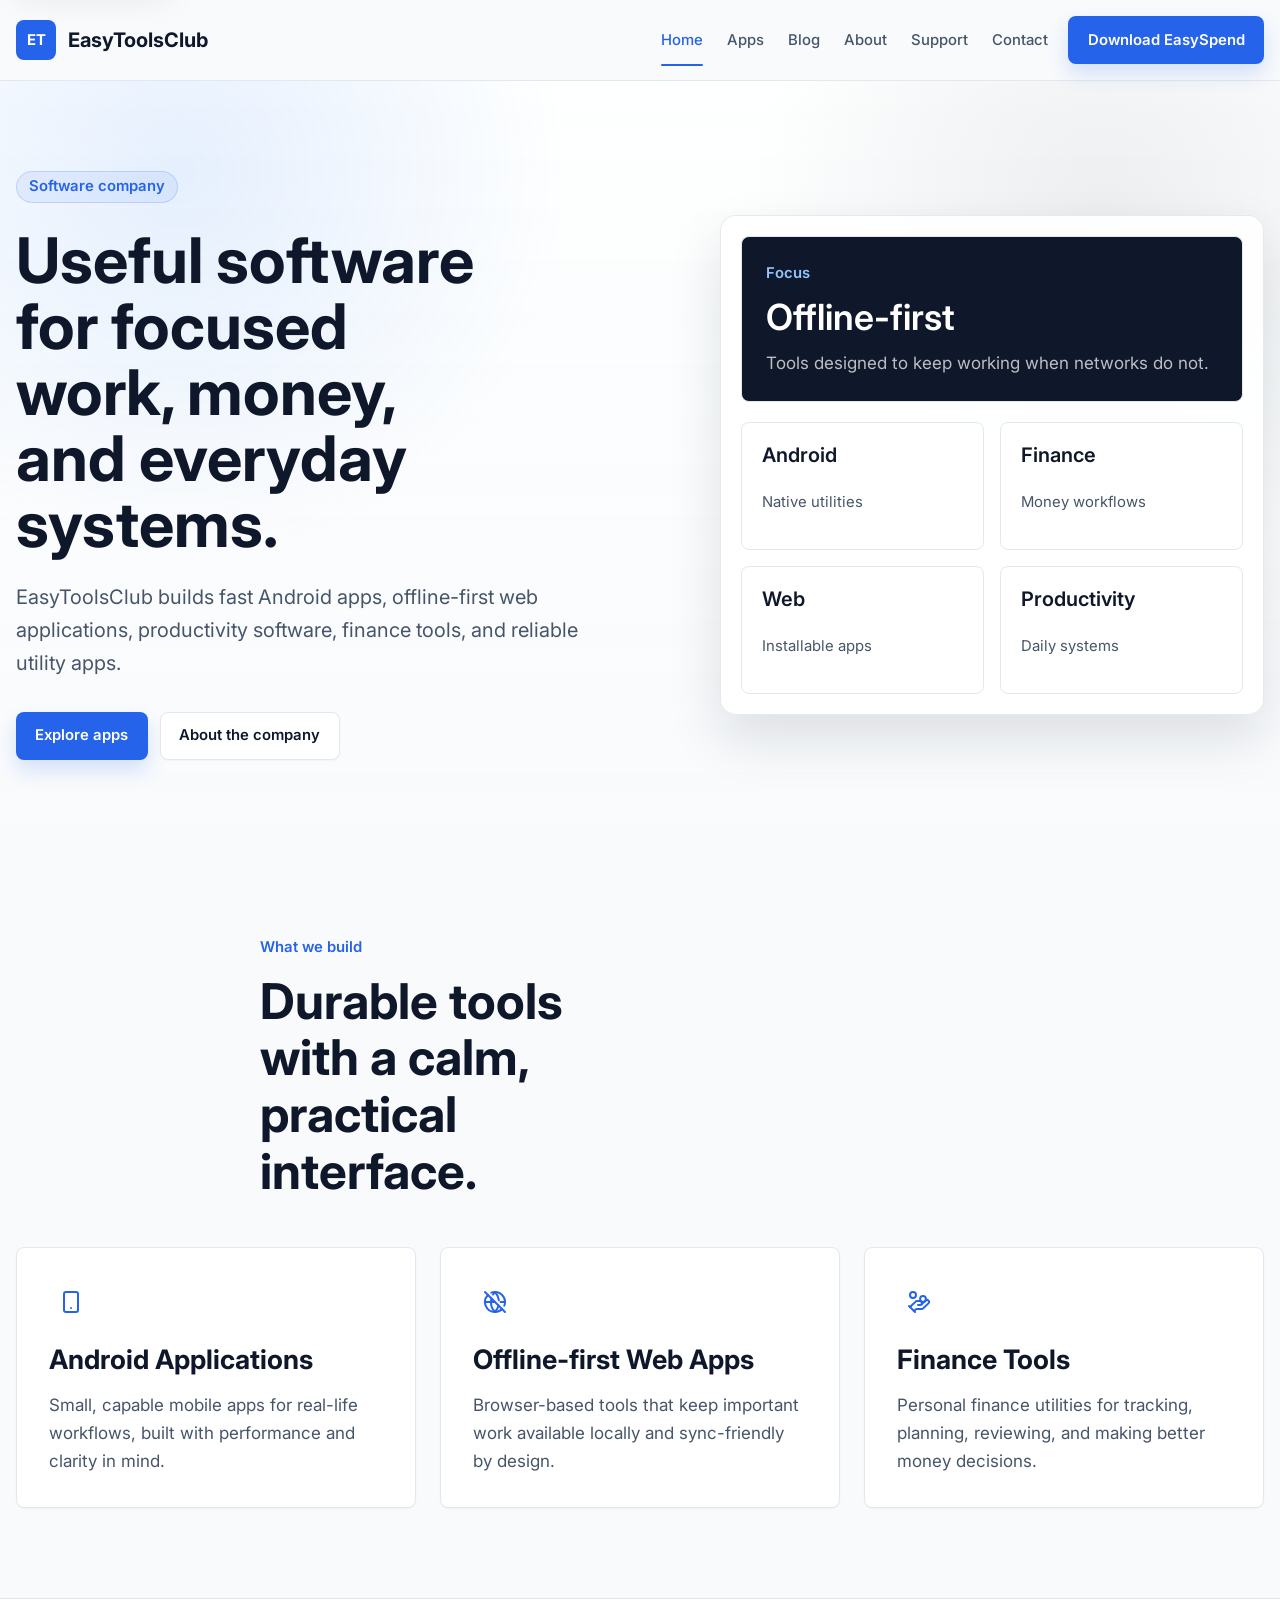
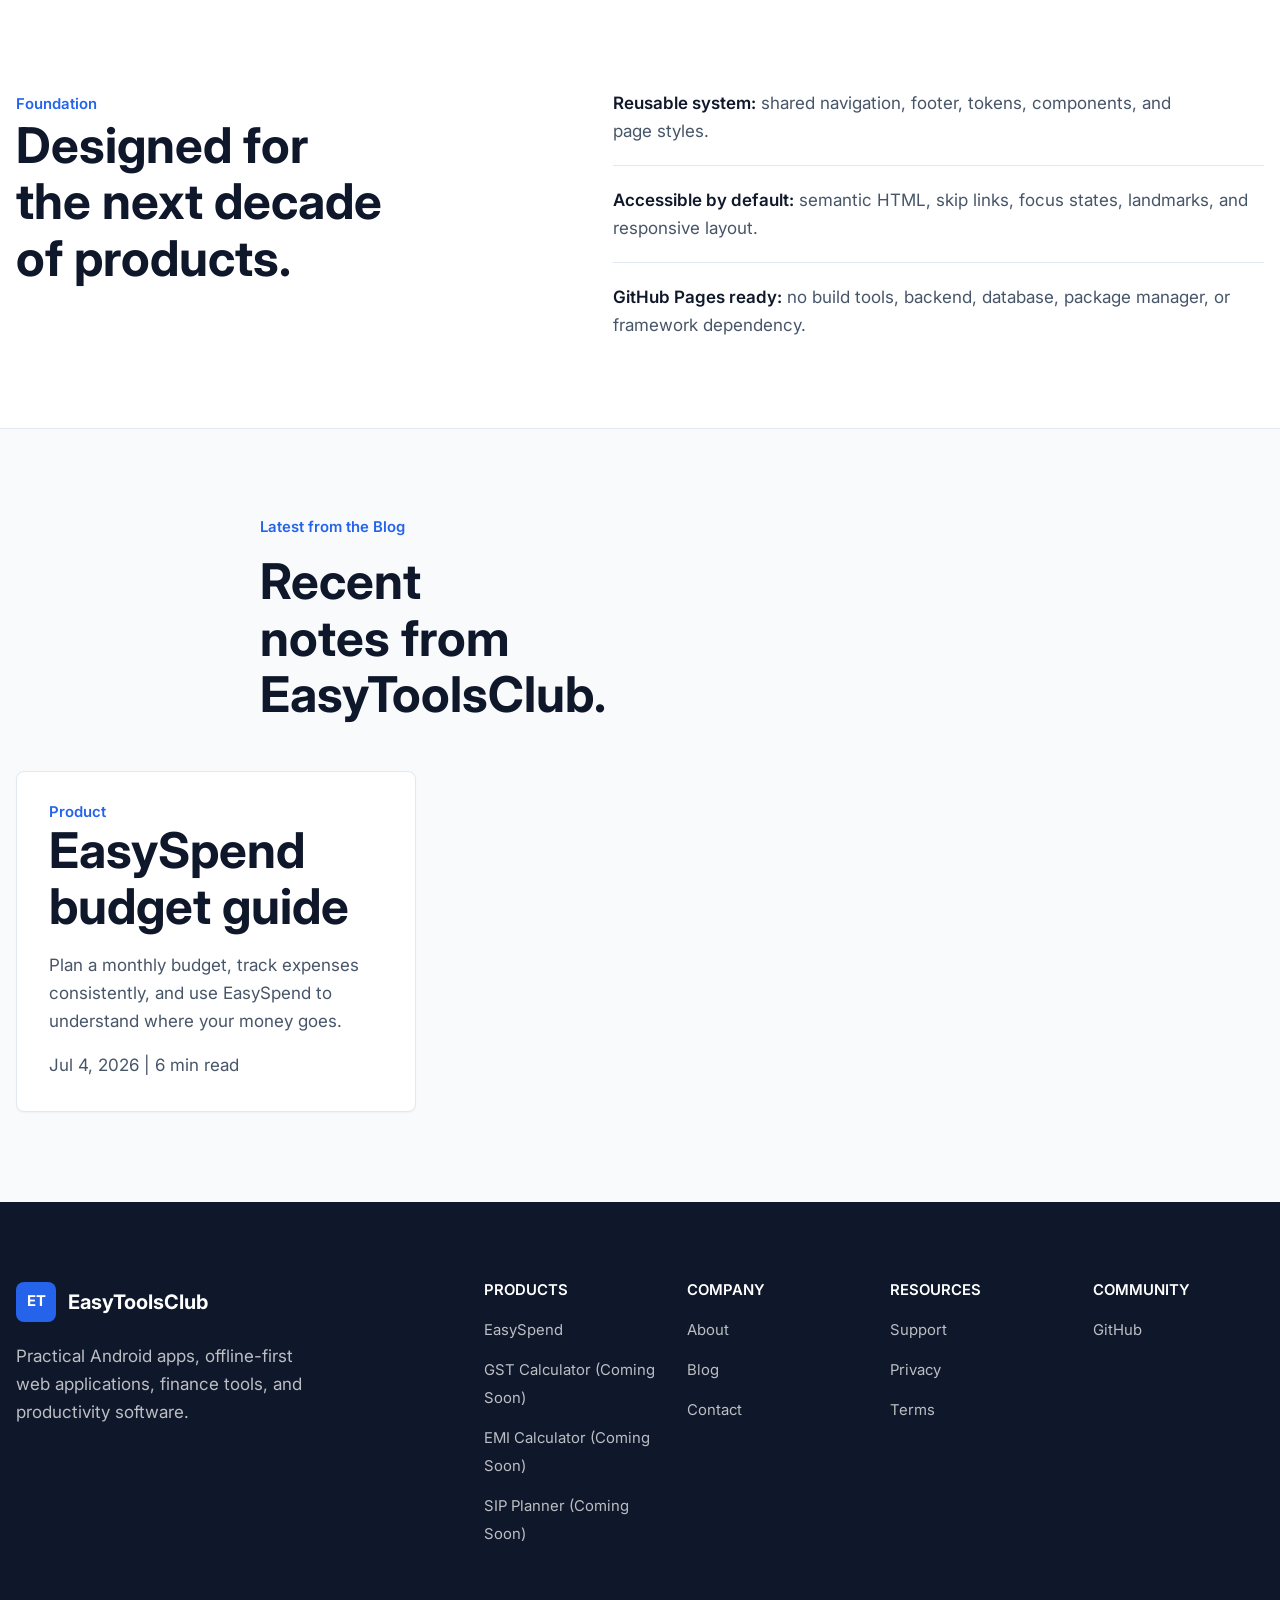
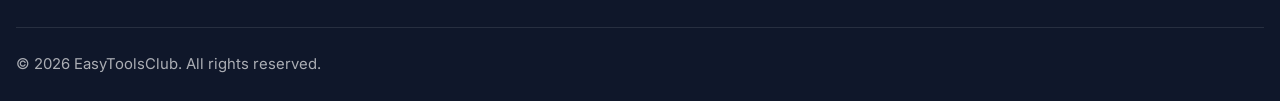
<file: index.html>
<!doctype html>
<html lang="en">
  <head>
    <meta charset="utf-8">
    <meta name="viewport" content="width=device-width, initial-scale=1">
    <title>EasyToolsClub | Offline-first productivity and finance software</title>
    <meta name="description" content="EasyToolsClub builds Android applications, offline-first web apps, finance tools, productivity software, and practical utility apps.">
    <meta name="robots" content="index, follow">
    <meta name="theme-color" content="#2563EB">
    <meta name="application-name" content="EasyToolsClub">
    <link rel="canonical" href="https://easytoolsclub.in/">
    <meta property="og:title" content="EasyToolsClub | Offline-first productivity and finance software">
    <meta property="og:description" content="EasyToolsClub builds Android applications, offline-first web apps, finance tools, productivity software, and practical utility apps.">
    <meta property="og:type" content="website">
    <meta property="og:url" content="https://easytoolsclub.in/">
    <meta property="og:site_name" content="EasyToolsClub">
    <meta property="og:image" content="https://easytoolsclub.in/assets/images/logo/logo.svg">
    <meta name="twitter:card" content="summary">
    <meta name="twitter:title" content="EasyToolsClub | Offline-first productivity and finance software">
    <meta name="twitter:description" content="EasyToolsClub builds Android applications, offline-first web apps, finance tools, productivity software, and practical utility apps.">
    <meta name="twitter:image" content="https://easytoolsclub.in/assets/images/logo/logo.svg">
    <link rel="manifest" href="/manifest.json">
    <link rel="icon" href="/assets/images/favicon/favicon.svg" type="image/svg+xml">
    <link rel="apple-touch-icon" href="/assets/images/favicon/favicon.svg">
    <link rel="stylesheet" href="./assets/css/app.css">
    <script type="application/ld+json">
      {
        "@context": "https://schema.org",
        "@type": "Organization",
        "name": "EasyToolsClub",
        "url": "https://easytoolsclub.in/",
        "logo": "https://easytoolsclub.in/assets/images/logo/logo.svg",
        "description": "EasyToolsClub builds Android applications, offline-first web apps, finance tools, productivity software, and practical utility apps.",
        "sameAs": [
          "https://github.com/EasyToolsClub"
        ]
      }
    </script>
    <script type="module" src="/assets/js/main.js"></script>
  </head>
  <body data-page="home">
    <a class="skip-link" href="#main">Skip to content</a>
    <div data-component="navbar"></div>
    <main id="main">
      <section class="hero hero-grid">
        <div class="container hero-inner">
          <div class="hero-copy">
            <span class="badge">Software company</span>
            <h1>Useful software for focused work, money, and everyday systems.</h1>
            <p>EasyToolsClub builds fast Android apps, offline-first web applications, productivity software, finance tools, and reliable utility apps.</p>
            <div class="hero-actions">
              <a class="button button-primary" href="/apps/">Explore apps</a>
              <a class="button button-secondary" href="/about/">About the company</a>
            </div>
          </div>
          <div class="hero-panel" aria-label="EasyToolsClub product areas">
            <div class="metric-card">
              <span>Focus</span>
              <strong>Offline-first</strong>
              <p>Tools designed to keep working when networks do not.</p>
            </div>
            <div class="metric-grid">
              <div><strong>Android</strong><span>Native utilities</span></div>
              <div><strong>Finance</strong><span>Money workflows</span></div>
              <div><strong>Web</strong><span>Installable apps</span></div>
              <div><strong>Productivity</strong><span>Daily systems</span></div>
            </div>
          </div>
        </div>
      </section>

      <section class="section">
        <div class="container section-heading">
          <span class="eyebrow">What we build</span>
          <h2>Durable tools with a calm, practical interface.</h2>
        </div>
        <div class="container card-grid three">
          <article class="card">
            <span class="icon-box"><img src="/assets/images/icons/home/smartphone.svg" alt="" class="icon-img"></span>
            <h3>Android Applications</h3>
            <p>Small, capable mobile apps for real-life workflows, built with performance and clarity in mind.</p>
          </article>
          <article class="card">
            <span class="icon-box"><img src="/assets/images/icons/home/offline.svg" alt="" class="icon-img"></span>
            <h3>Offline-first Web Apps</h3>
            <p>Browser-based tools that keep important work available locally and sync-friendly by design.</p>
          </article>
          <article class="card">
            <span class="icon-box"><img src="/assets/images/icons/home/hand-coins.svg" alt="" class="icon-img"></span>
            <h3>Finance Tools</h3>
            <p>Personal finance utilities for tracking, planning, reviewing, and making better money decisions.</p>
          </article>
        </div>
      </section>

      <section class="section surface-band">
        <div class="container split">
          <div>
            <span class="eyebrow">Foundation</span>
            <h2>Designed for the next decade of products.</h2>
          </div>
          <div class="feature-list">
            <p><strong>Reusable system:</strong> shared navigation, footer, tokens, components, and page styles.</p>
            <p><strong>Accessible by default:</strong> semantic HTML, skip links, focus states, landmarks, and responsive layout.</p>
            <p><strong>GitHub Pages ready:</strong> no build tools, backend, database, package manager, or framework dependency.</p>
          </div>
        </div>
      </section>

      <section class="section" data-home-blog-section hidden>
        <div class="container section-heading">
          <span class="eyebrow">Latest from the Blog</span>
          <h2>Recent notes from EasyToolsClub.</h2>
        </div>
        <div class="container card-grid three" data-home-blog></div>
      </section>
    </main>
    <div data-component="footer"></div>
  </body>
</html>
</file>
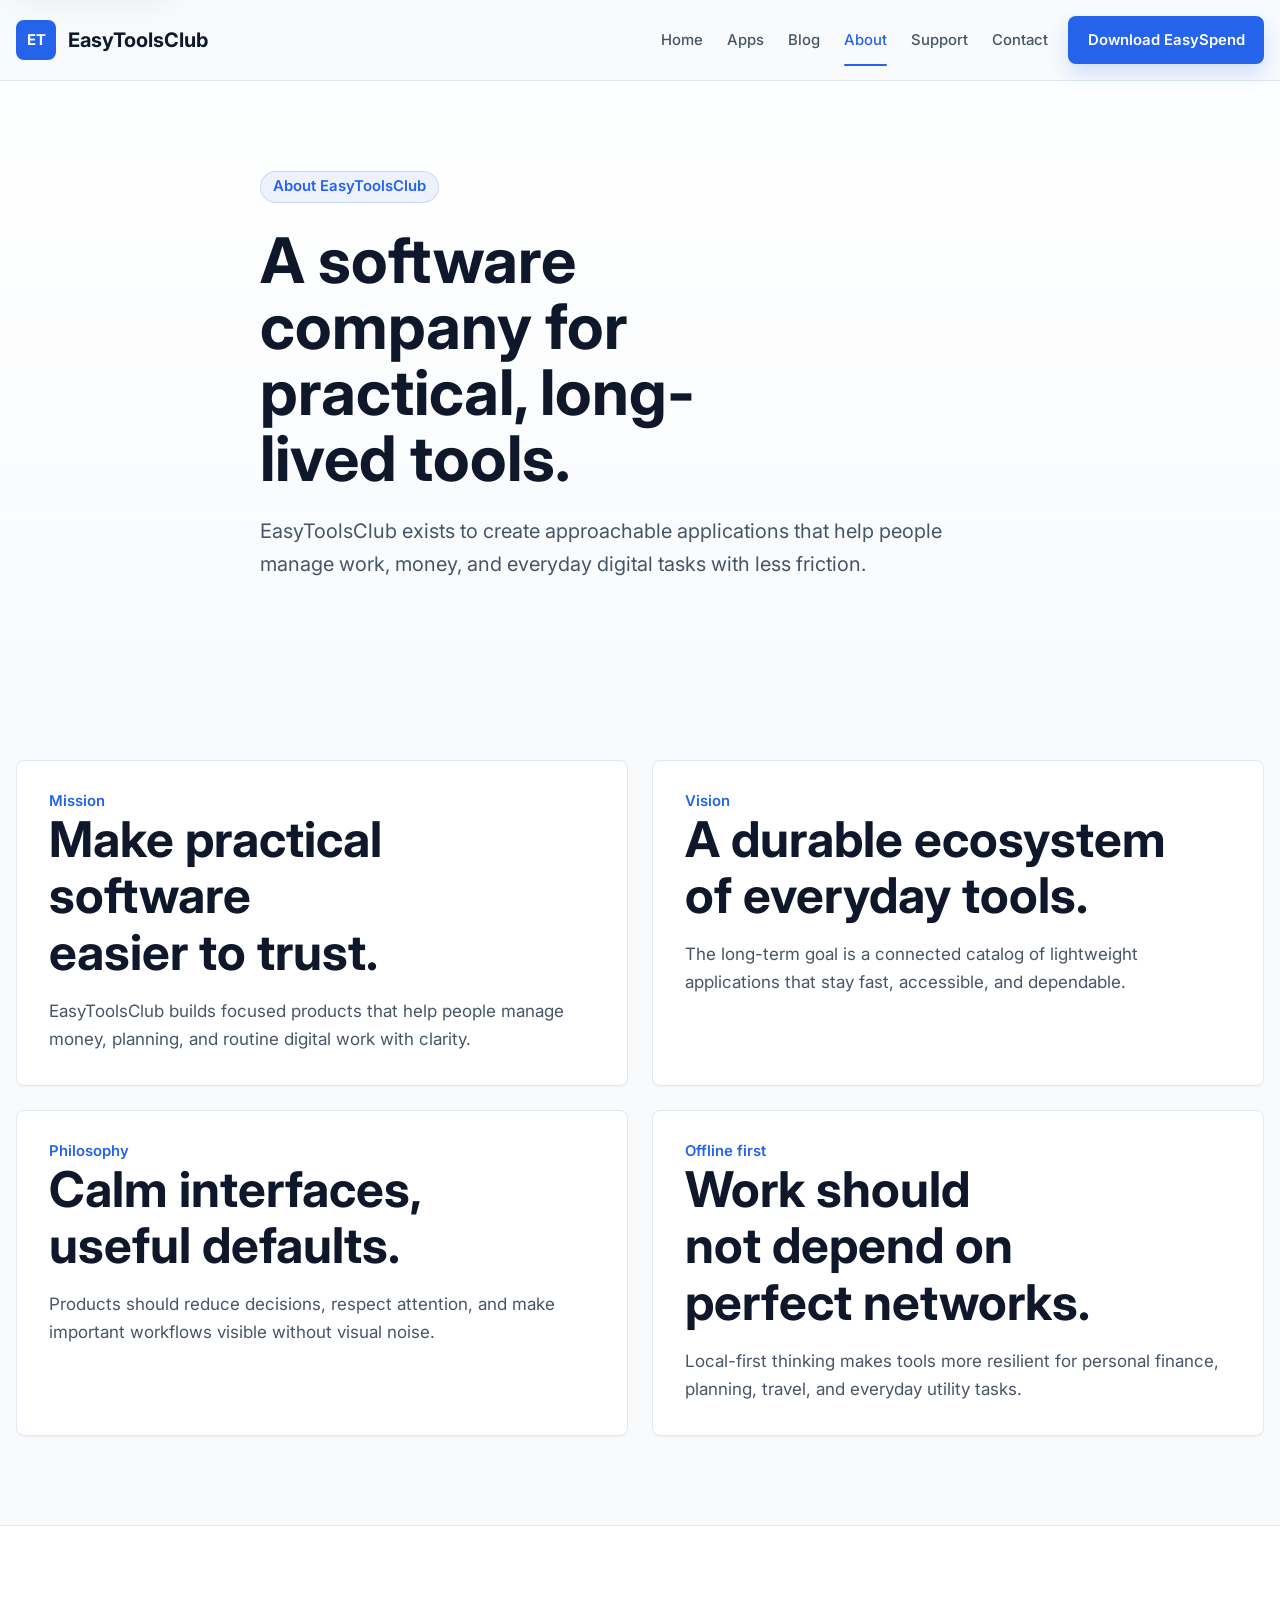
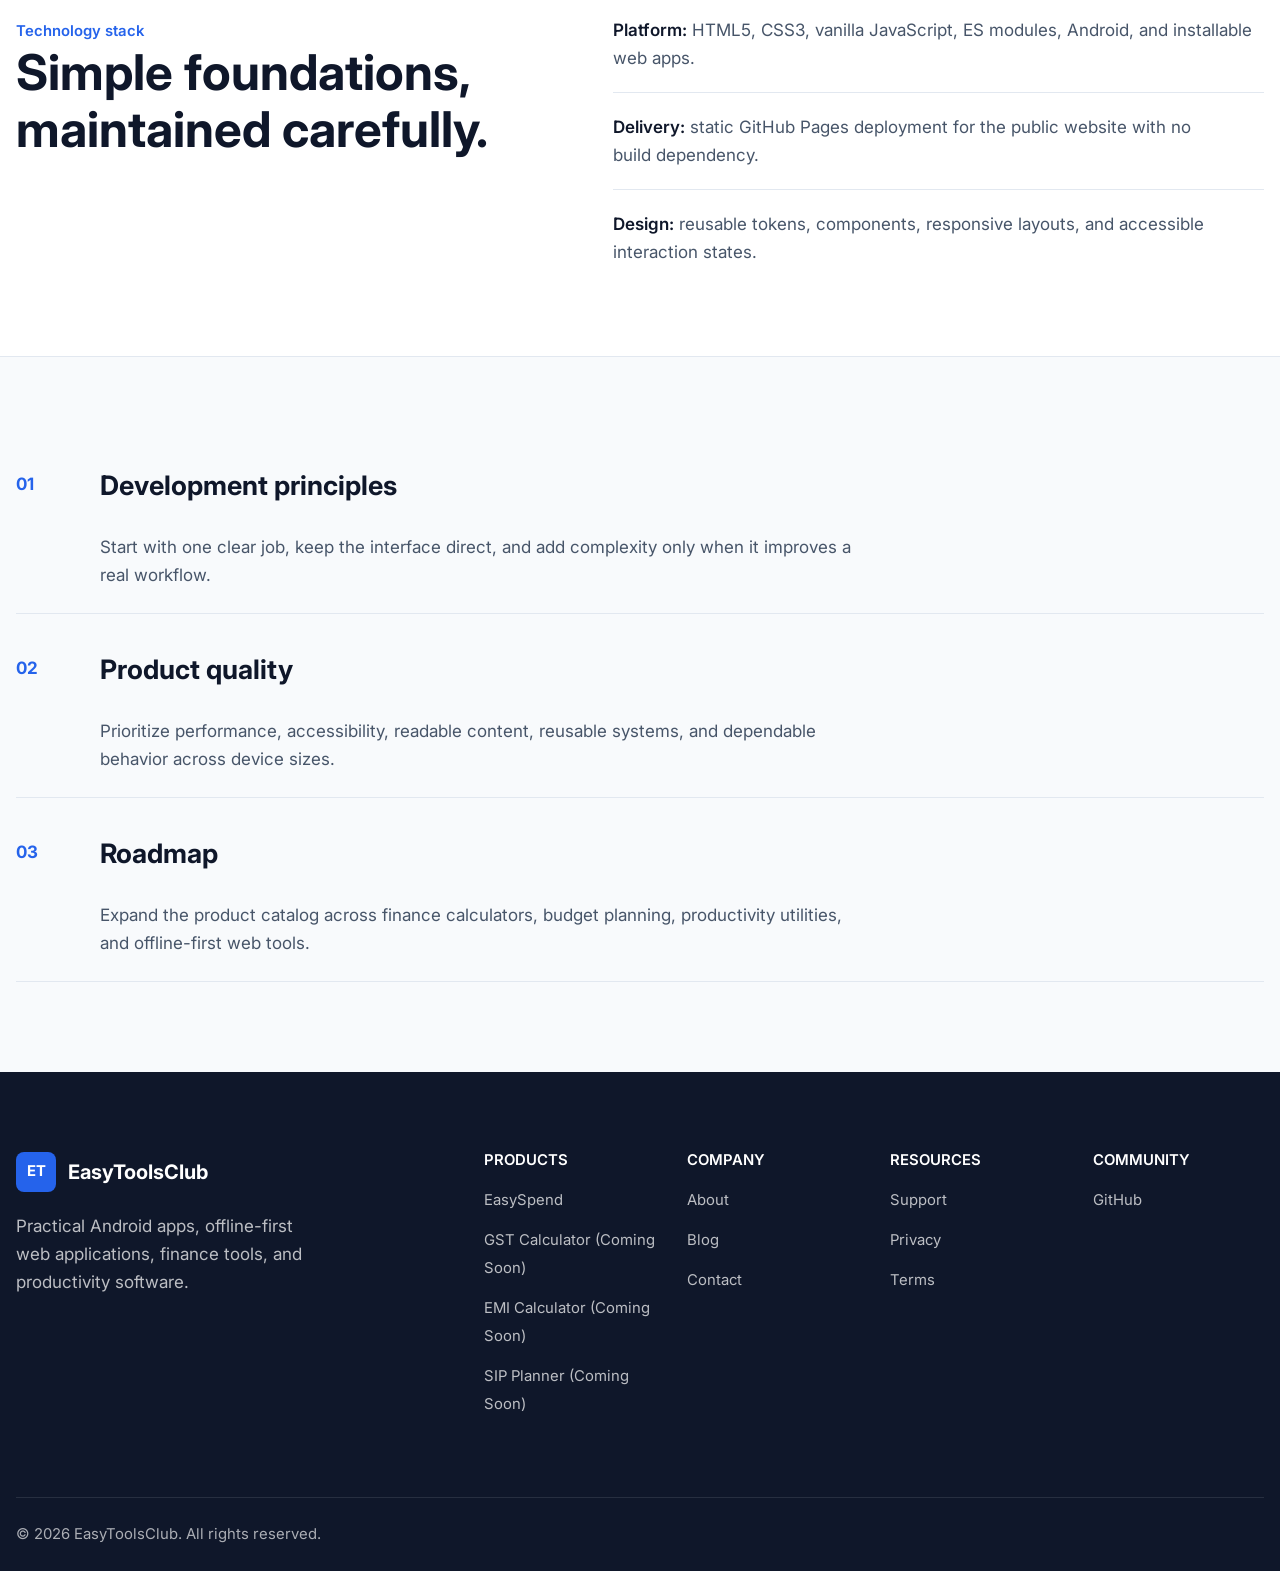
<file: about/index.html>
<!doctype html>
<html lang="en">
  <head>
    <meta charset="utf-8">
    <meta name="viewport" content="width=device-width, initial-scale=1">
    <title>About | EasyToolsClub</title>
    <meta name="description" content="Learn about EasyToolsClub, a software company building Android applications, productivity software, finance tools, and offline-first web apps.">
    <meta name="robots" content="index, follow">
    <meta name="theme-color" content="#2563EB">
    <meta name="application-name" content="EasyToolsClub">
    <link rel="canonical" href="https://easytoolsclub.in/about/">
    <meta property="og:title" content="About | EasyToolsClub">
    <meta property="og:description" content="Learn about EasyToolsClub's mission, product philosophy, offline-first approach, and roadmap.">
    <meta property="og:type" content="website">
    <meta property="og:url" content="https://easytoolsclub.in/about/">
    <meta property="og:site_name" content="EasyToolsClub">
    <meta property="og:image" content="https://easytoolsclub.in/assets/images/logo/logo.svg">
    <meta name="twitter:card" content="summary">
    <meta name="twitter:title" content="About | EasyToolsClub">
    <meta name="twitter:description" content="Learn about EasyToolsClub's mission, product philosophy, offline-first approach, and roadmap.">
    <meta name="twitter:image" content="https://easytoolsclub.in/assets/images/logo/logo.svg">
    <link rel="manifest" href="/manifest.json">
    <link rel="icon" href="/assets/images/favicon/favicon.svg" type="image/svg+xml">
    <link rel="apple-touch-icon" href="/assets/images/favicon/favicon.svg">
    <link rel="stylesheet" href="/assets/css/app.css">
    <script type="application/ld+json">
      {
        "@context": "https://schema.org",
        "@type": "AboutPage",
        "name": "About | EasyToolsClub",
        "url": "https://easytoolsclub.in/about/",
        "description": "Learn about EasyToolsClub's mission, product philosophy, offline-first approach, and roadmap.",
        "isPartOf": {
          "@type": "WebSite",
          "name": "EasyToolsClub",
          "url": "https://easytoolsclub.in/"
        }
      }
    </script>
    <script type="module" src="/assets/js/main.js"></script>
  </head>
  <body data-page="about">
    <a class="skip-link" href="#main">Skip to content</a>
    <div data-component="navbar"></div>
    <main id="main" class="page">
      <section class="section page-hero">
        <div class="container narrow">
          <span class="badge">About EasyToolsClub</span>
          <h1>A software company for practical, long-lived tools.</h1>
          <p>EasyToolsClub exists to create approachable applications that help people manage work, money, and everyday digital tasks with less friction.</p>
        </div>
      </section>
      <section class="section">
        <div class="container info-grid">
          <article class="card">
            <span class="eyebrow">Mission</span>
            <h2>Make practical software easier to trust.</h2>
            <p>EasyToolsClub builds focused products that help people manage money, planning, and routine digital work with clarity.</p>
          </article>
          <article class="card">
            <span class="eyebrow">Vision</span>
            <h2>A durable ecosystem of everyday tools.</h2>
            <p>The long-term goal is a connected catalog of lightweight applications that stay fast, accessible, and dependable.</p>
          </article>
          <article class="card">
            <span class="eyebrow">Philosophy</span>
            <h2>Calm interfaces, useful defaults.</h2>
            <p>Products should reduce decisions, respect attention, and make important workflows visible without visual noise.</p>
          </article>
          <article class="card">
            <span class="eyebrow">Offline first</span>
            <h2>Work should not depend on perfect networks.</h2>
            <p>Local-first thinking makes tools more resilient for personal finance, planning, travel, and everyday utility tasks.</p>
          </article>
        </div>
      </section>
      <section class="section surface-band">
        <div class="container split">
          <div>
            <span class="eyebrow">Technology stack</span>
            <h2>Simple foundations, maintained carefully.</h2>
          </div>
          <div class="feature-list">
            <p><strong>Platform:</strong> HTML5, CSS3, vanilla JavaScript, ES modules, Android, and installable web apps.</p>
            <p><strong>Delivery:</strong> static GitHub Pages deployment for the public website with no build dependency.</p>
            <p><strong>Design:</strong> reusable tokens, components, responsive layouts, and accessible interaction states.</p>
          </div>
        </div>
      </section>
      <section class="section">
        <div class="container timeline">
          <article>
            <span>01</span>
            <h2>Development principles</h2>
            <p>Start with one clear job, keep the interface direct, and add complexity only when it improves a real workflow.</p>
          </article>
          <article>
            <span>02</span>
            <h2>Product quality</h2>
            <p>Prioritize performance, accessibility, readable content, reusable systems, and dependable behavior across device sizes.</p>
          </article>
          <article>
            <span>03</span>
            <h2>Roadmap</h2>
            <p>Expand the product catalog across finance calculators, budget planning, productivity utilities, and offline-first web tools.</p>
          </article>
        </div>
      </section>
    </main>
    <div data-component="footer"></div>
  </body>
</html>
</file>
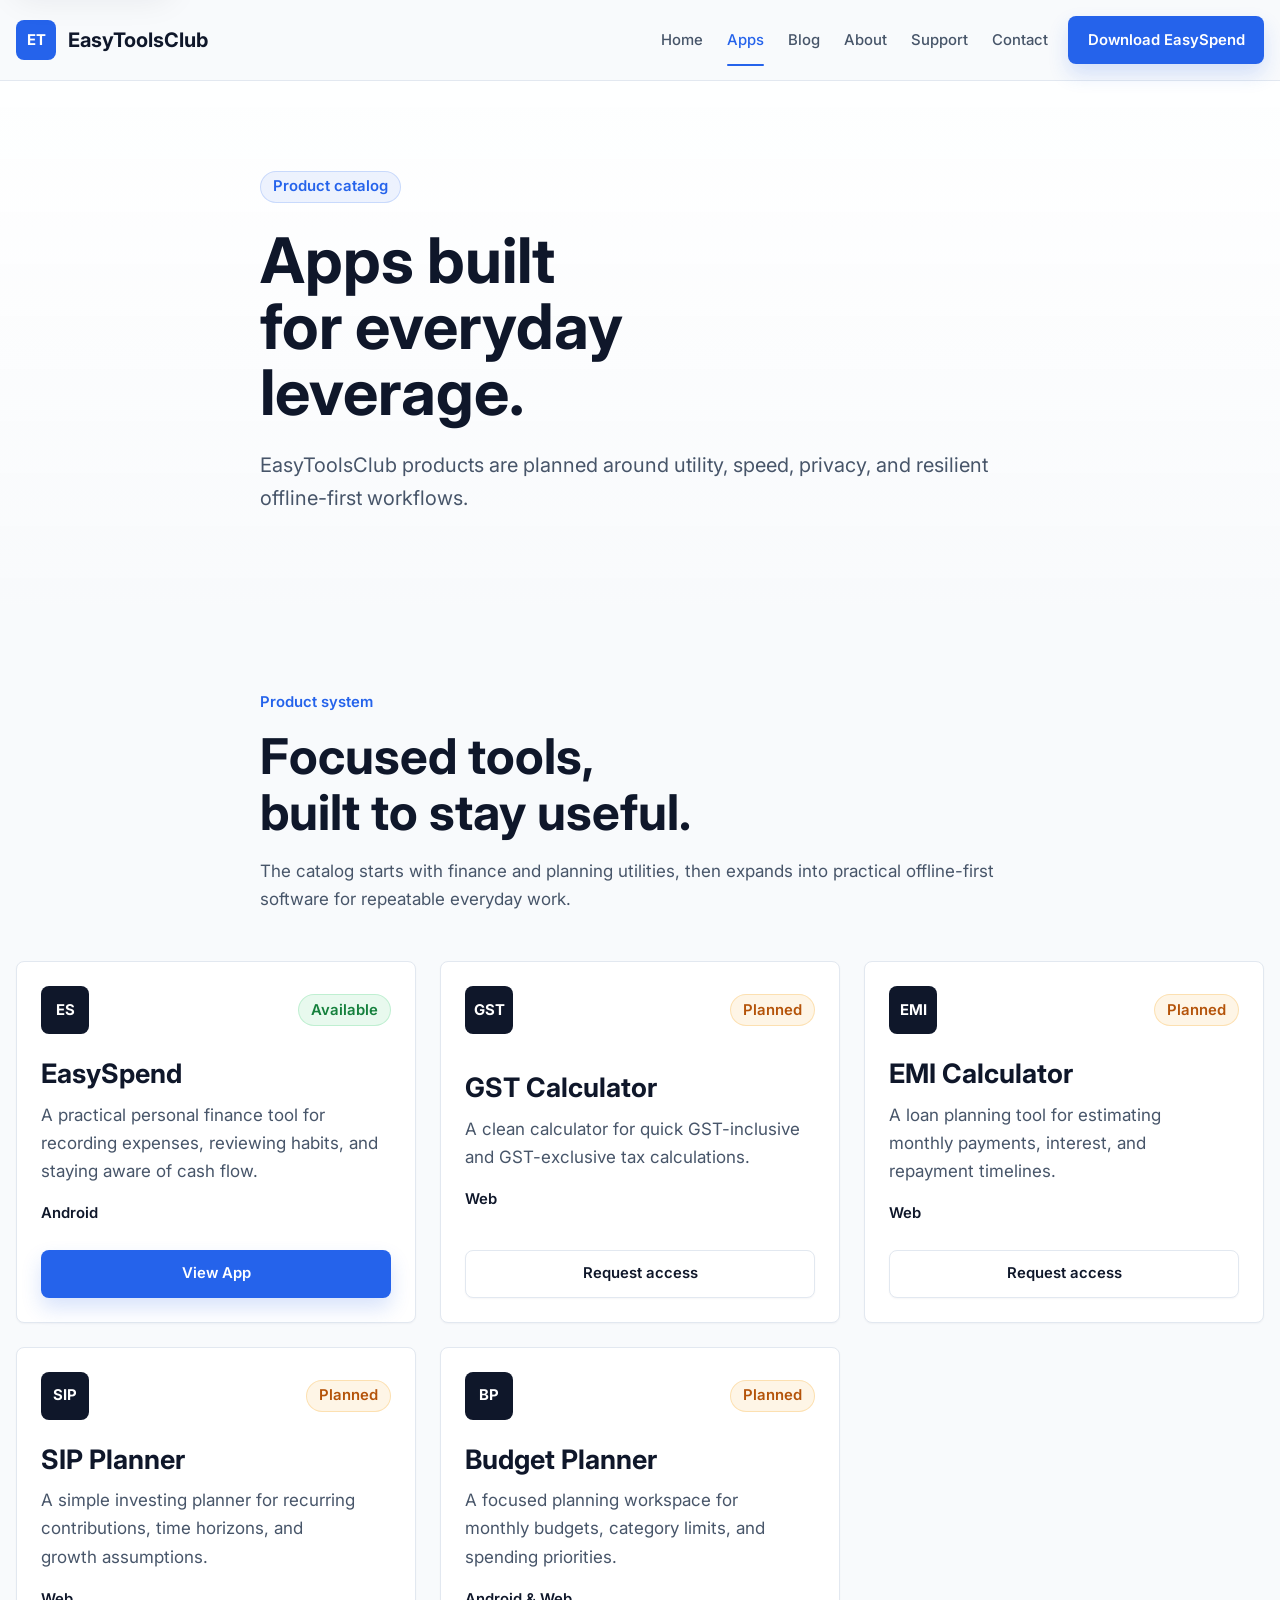
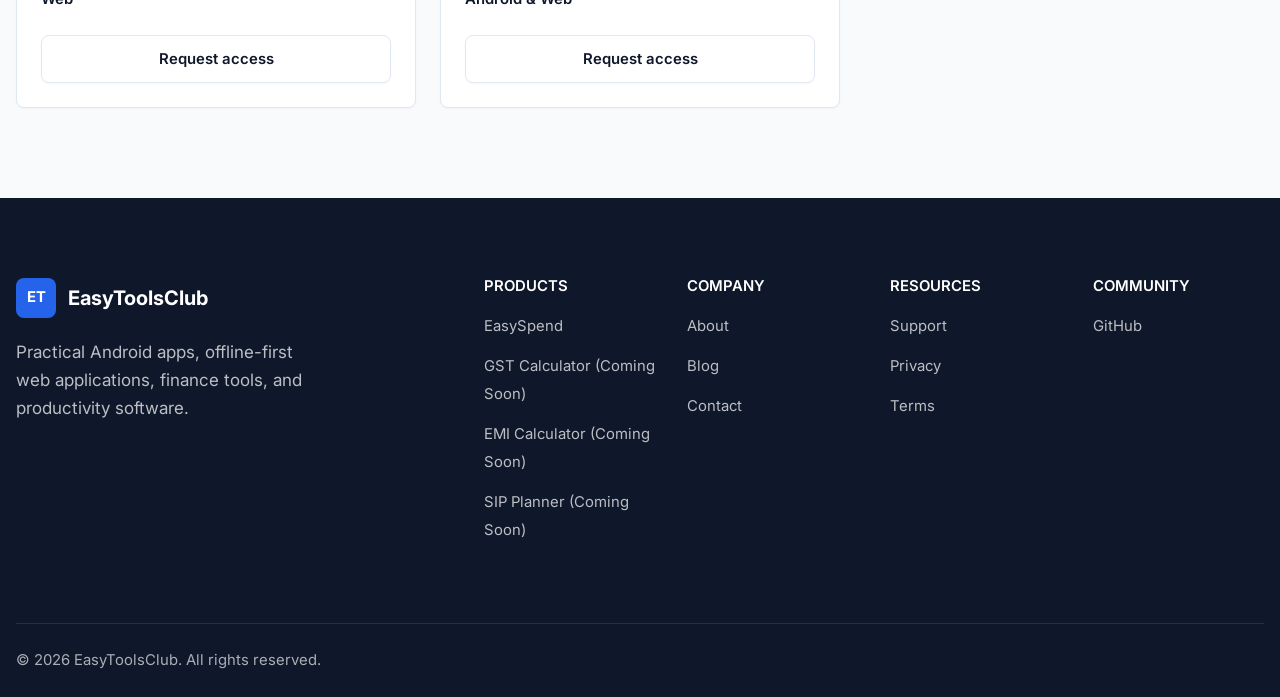
<file: apps/index.html>
<!doctype html>
<html lang="en">
  <head>
    <meta charset="utf-8">
    <meta name="viewport" content="width=device-width, initial-scale=1">
    <title>Apps | EasyToolsClub</title>
    <meta name="description" content="Explore EasyToolsClub Android applications, offline-first web apps, productivity software, finance tools, and utility apps.">
    <meta name="robots" content="index, follow">
    <meta name="theme-color" content="#2563EB">
    <meta name="application-name" content="EasyToolsClub">
    <link rel="canonical" href="https://easytoolsclub.in/apps/">
    <meta property="og:title" content="Apps | EasyToolsClub">
    <meta property="og:description" content="Explore EasyToolsClub products for finance, productivity, planning, and everyday utility workflows.">
    <meta property="og:type" content="website">
    <meta property="og:url" content="https://easytoolsclub.in/apps/">
    <meta property="og:site_name" content="EasyToolsClub">
    <meta property="og:image" content="https://easytoolsclub.in/assets/images/logo/logo.svg">
    <meta name="twitter:card" content="summary">
    <meta name="twitter:title" content="Apps | EasyToolsClub">
    <meta name="twitter:description" content="Explore EasyToolsClub products for finance, productivity, planning, and everyday utility workflows.">
    <meta name="twitter:image" content="https://easytoolsclub.in/assets/images/logo/logo.svg">
    <link rel="manifest" href="/manifest.json">
    <link rel="icon" href="/assets/images/favicon/favicon.svg" type="image/svg+xml">
    <link rel="apple-touch-icon" href="/assets/images/favicon/favicon.svg">
    <link rel="stylesheet" href="/assets/css/app.css">
    <script type="application/ld+json">
      {
        "@context": "https://schema.org",
        "@type": "CollectionPage",
        "name": "Apps | EasyToolsClub",
        "url": "https://easytoolsclub.in/apps/",
        "description": "Explore EasyToolsClub products for finance, productivity, planning, and everyday utility workflows.",
        "hasPart": [
          {
            "@type": "SoftwareApplication",
            "name": "EasySpend",
            "applicationCategory": "FinanceApplication",
            "operatingSystem": "Android",
            "url": "https://easytoolsclub.in/apps/easyspend/"
          }
        ]
      }
    </script>
    <script type="module" src="/assets/js/main.js"></script>
  </head>
  <body data-page="apps">
    <a class="skip-link" href="#main">Skip to content</a>
    <div data-component="navbar"></div>
    <main id="main" class="page">
      <section class="section page-hero">
        <div class="container">
          <span class="badge">Product catalog</span>
          <h1>Apps built for everyday leverage.</h1>
          <p>EasyToolsClub products are planned around utility, speed, privacy, and resilient offline-first workflows.</p>
        </div>
      </section>
      <section class="section">
        <div class="container section-heading">
          <span class="eyebrow">Product system</span>
          <h2>Focused tools, built to stay useful.</h2>
          <p>The catalog starts with finance and planning utilities, then expands into practical offline-first software for repeatable everyday work.</p>
        </div>
        <div class="container product-grid" data-product-grid></div>
      </section>
    </main>
    <div data-component="footer"></div>
  </body>
</html>
</file>
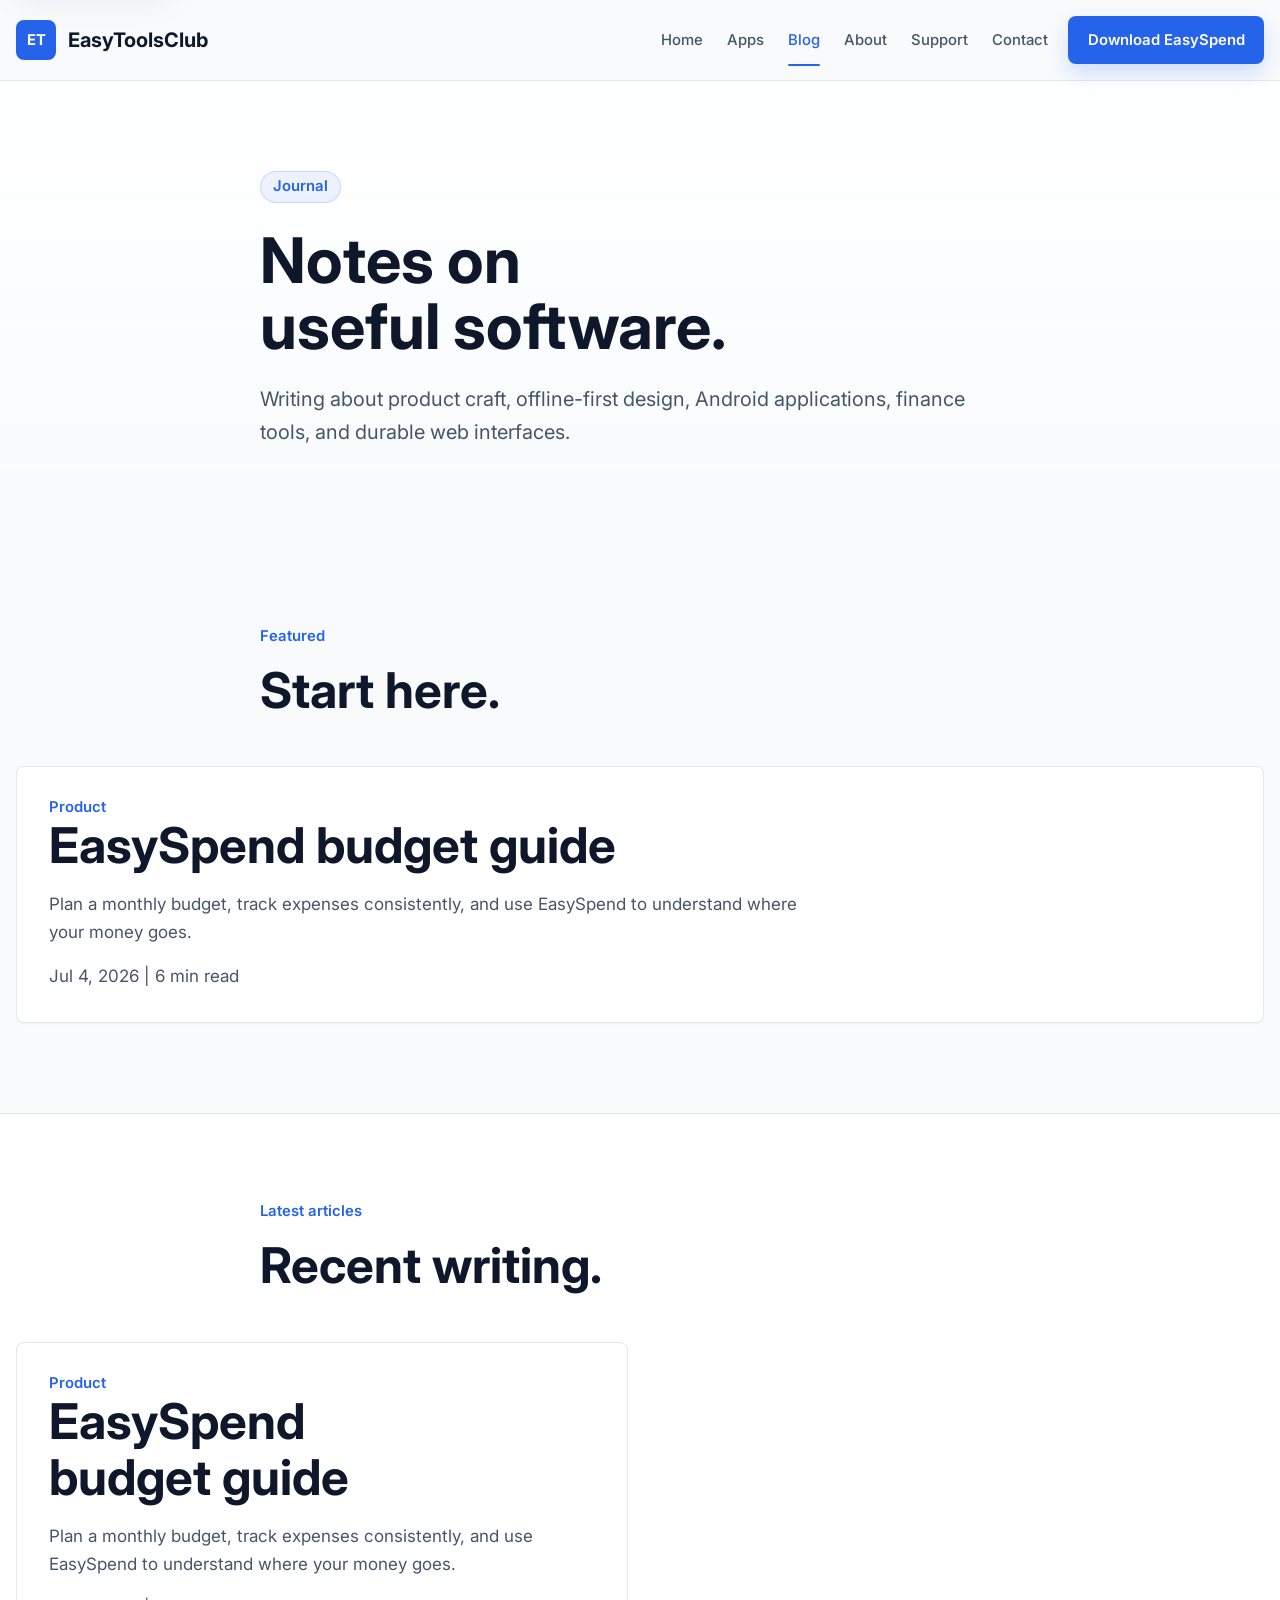
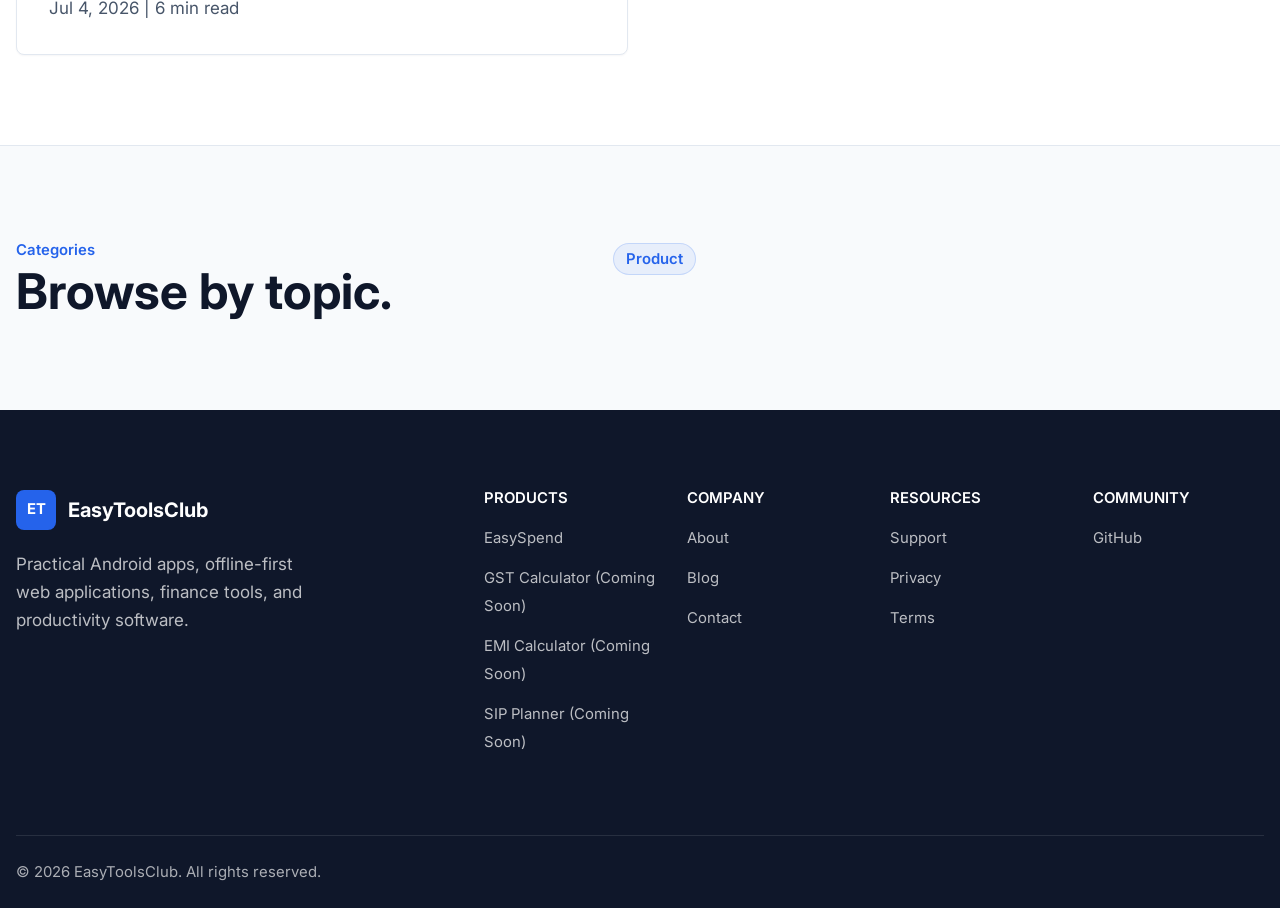
<file: blog/index.html>
<!doctype html>
<html lang="en">
  <head>
    <meta charset="utf-8">
    <meta name="viewport" content="width=device-width, initial-scale=1">
    <title>Blog | EasyToolsClub</title>
    <meta name="description" content="Product notes, engineering updates, and practical software essays from EasyToolsClub.">
    <meta name="robots" content="index, follow">
    <meta name="theme-color" content="#2563EB">
    <meta name="application-name" content="EasyToolsClub">
    <link rel="canonical" href="https://easytoolsclub.in/blog/">
    <meta property="og:title" content="Blog | EasyToolsClub">
    <meta property="og:description" content="Product notes, engineering updates, and practical software essays from EasyToolsClub.">
    <meta property="og:type" content="website">
    <meta property="og:url" content="https://easytoolsclub.in/blog/">
    <meta property="og:site_name" content="EasyToolsClub">
    <meta property="og:image" content="https://easytoolsclub.in/assets/images/logo/logo.svg">
    <meta name="twitter:card" content="summary">
    <meta name="twitter:title" content="Blog | EasyToolsClub">
    <meta name="twitter:description" content="Product notes, engineering updates, and practical software essays from EasyToolsClub.">
    <meta name="twitter:image" content="https://easytoolsclub.in/assets/images/logo/logo.svg">
    <link rel="manifest" href="/manifest.json">
    <link rel="icon" href="/assets/images/favicon/favicon.svg" type="image/svg+xml">
    <link rel="apple-touch-icon" href="/assets/images/favicon/favicon.svg">
    <link rel="stylesheet" href="/assets/css/app.css">
    <script type="application/ld+json">
      {
        "@context": "https://schema.org",
        "@type": "Blog",
        "name": "Blog | EasyToolsClub",
        "url": "https://easytoolsclub.in/blog/",
        "description": "Product notes, engineering updates, and practical software essays from EasyToolsClub.",
        "publisher": {
          "@type": "Organization",
          "name": "EasyToolsClub",
          "url": "https://easytoolsclub.in/"
        }
      }
    </script>
    <script type="module" src="/assets/js/main.js"></script>
  </head>
  <body data-page="blog">
    <a class="skip-link" href="#main">Skip to content</a>
    <div data-component="navbar"></div>
    <main id="main" class="page">
      <section class="section page-hero">
        <div class="container">
          <span class="badge">Journal</span>
          <h1>Notes on useful software.</h1>
          <p>Writing about product craft, offline-first design, Android applications, finance tools, and durable web interfaces.</p>
        </div>
      </section>
      <section class="section">
        <div class="container section-heading">
          <span class="eyebrow">Featured</span>
          <h2>Start here.</h2>
        </div>
        <div class="container card-grid" data-blog-featured></div>
      </section>
      <section class="section surface-band">
        <div class="container section-heading">
          <span class="eyebrow">Latest articles</span>
          <h2>Recent writing.</h2>
        </div>
        <div class="container card-grid two" data-blog-latest></div>
        <div class="container" data-blog-empty-state hidden>
          <article class="card">
            <span class="eyebrow">Coming soon</span>
            <h2>No published articles yet.</h2>
            <p>Product notes, engineering updates, and practical software essays will appear here when they are published.</p>
          </article>
        </div>
      </section>
      <section class="section">
        <div class="container split">
          <div>
            <span class="eyebrow">Categories</span>
            <h2>Browse by topic.</h2>
          </div>
          <div class="hero-actions" data-blog-categories></div>
        </div>
      </section>
    </main>
    <div data-component="footer"></div>
  </body>
</html>
</file>
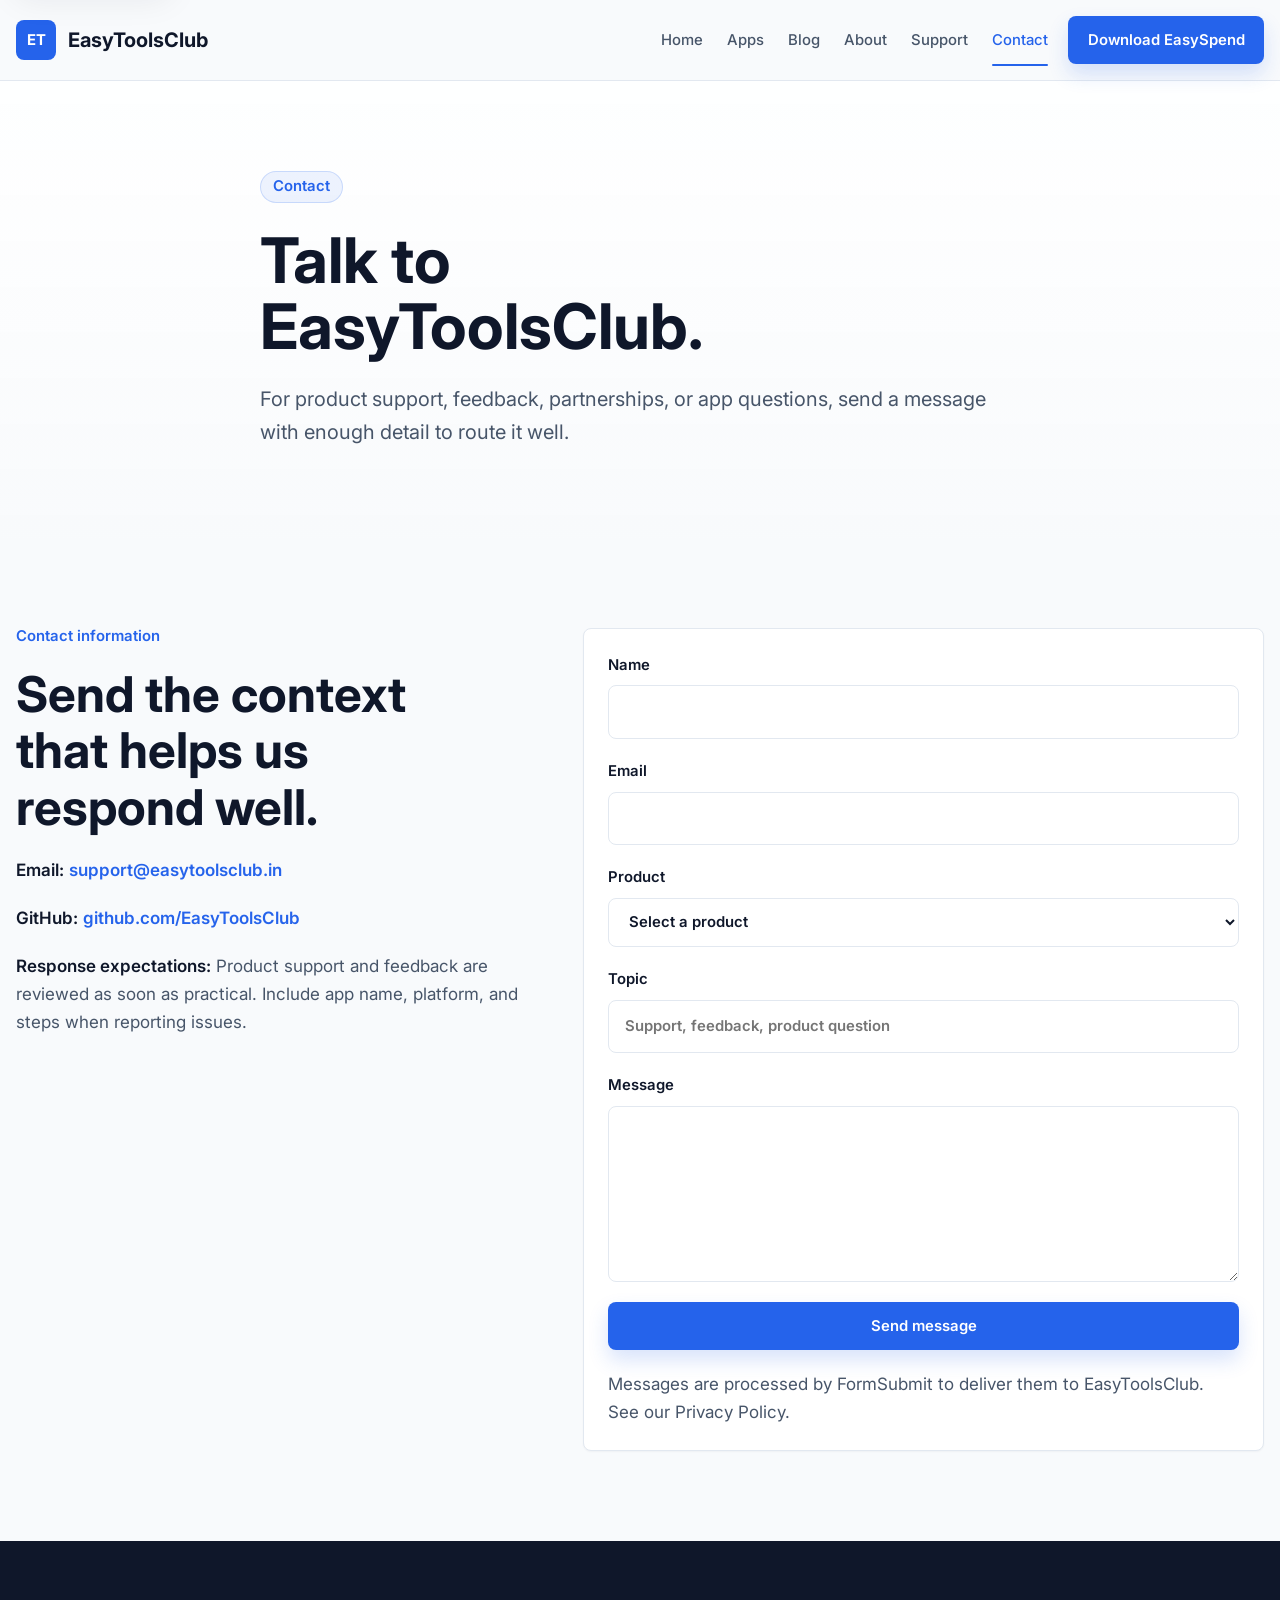
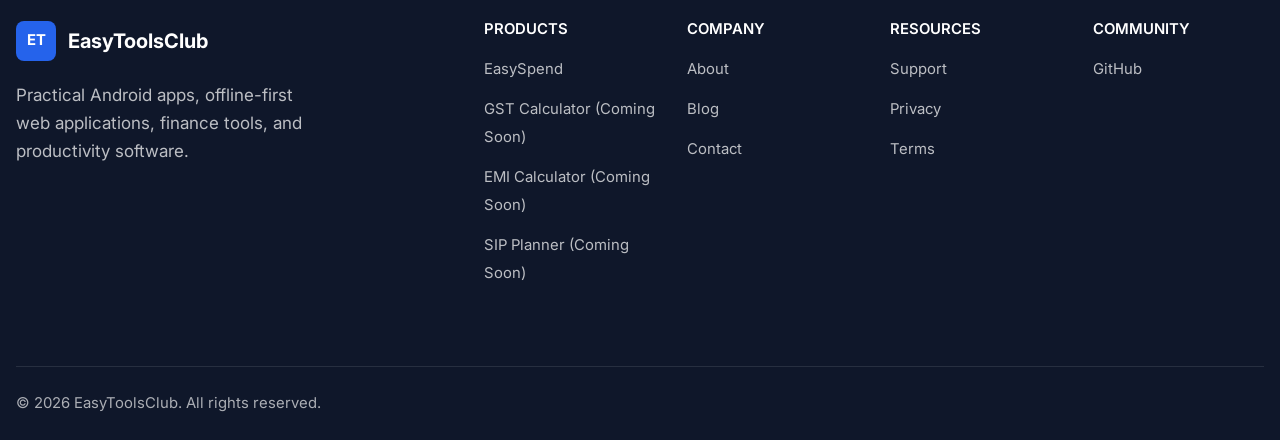
<file: contact/index.html>
<!doctype html>
<html lang="en">
  <head>
    <meta charset="utf-8">
    <meta name="viewport" content="width=device-width, initial-scale=1">
    <title>Contact | EasyToolsClub</title>
    <meta name="description" content="Contact EasyToolsClub for support, product questions, feedback, and business inquiries.">
    <meta name="robots" content="index, follow">
    <meta name="theme-color" content="#2563EB">
    <meta name="application-name" content="EasyToolsClub">
    <link rel="canonical" href="https://easytoolsclub.in/contact/">
    <meta property="og:title" content="Contact | EasyToolsClub">
    <meta property="og:description" content="Contact EasyToolsClub for support, product questions, feedback, and business inquiries.">
    <meta property="og:type" content="website">
    <meta property="og:url" content="https://easytoolsclub.in/contact/">
    <meta property="og:site_name" content="EasyToolsClub">
    <meta property="og:image" content="https://easytoolsclub.in/assets/images/logo/logo.svg">
    <meta name="twitter:card" content="summary">
    <meta name="twitter:title" content="Contact | EasyToolsClub">
    <meta name="twitter:description" content="Contact EasyToolsClub for support, product questions, feedback, and business inquiries.">
    <meta name="twitter:image" content="https://easytoolsclub.in/assets/images/logo/logo.svg">
    <link rel="manifest" href="/manifest.json">
    <link rel="icon" href="/assets/images/favicon/favicon.svg" type="image/svg+xml">
    <link rel="apple-touch-icon" href="/assets/images/favicon/favicon.svg">
    <link rel="stylesheet" href="/assets/css/app.css">
    <script type="application/ld+json">
      {
        "@context": "https://schema.org",
        "@type": "ContactPage",
        "name": "Contact | EasyToolsClub",
        "url": "https://easytoolsclub.in/contact/",
        "description": "Contact EasyToolsClub for support, product questions, feedback, and business inquiries.",
        "isPartOf": {
          "@type": "WebSite",
          "name": "EasyToolsClub",
          "url": "https://easytoolsclub.in/"
        }
      }
    </script>
    <script type="module" src="/assets/js/main.js"></script>
  </head>
  <body data-page="contact">
    <a class="skip-link" href="#main">Skip to content</a>
    <div data-component="navbar"></div>
    <main id="main" class="page">
      <section class="section page-hero">
        <div class="container narrow">
          <span class="badge">Contact</span>
          <h1>Talk to EasyToolsClub.</h1>
          <p>For product support, feedback, partnerships, or app questions, send a message with enough detail to route it well.</p>
        </div>
      </section>
      <section class="section">
        <div class="container contact-panel">
          <div class="contact-details">
            <span class="eyebrow">Contact information</span>
            <h2>Send the context that helps us respond well.</h2>
            <p><strong>Email:</strong> <a href="mailto:support@easytoolsclub.in">support@easytoolsclub.in</a></p>
            <p><strong>GitHub:</strong> <a href="https://github.com/EasyToolsClub">github.com/EasyToolsClub</a></p>
            <p><strong>Response expectations:</strong> Product support and feedback are reviewed as soon as practical. Include app name, platform, and steps when reporting issues.</p>
          </div>
          <form class="contact-form" action="https://formsubmit.co/support@easytoolsclub.in" method="POST" aria-label="Contact form">
            <input type="hidden" name="_subject" value="New EasyToolsClub contact message">
            <input type="hidden" name="_next" value="https://easytoolsclub.in/contact/?sent=1">
            <input type="hidden" name="_url" value="https://easytoolsclub.in/contact/">
            <input type="text" name="_honey" tabindex="-1" autocomplete="off" hidden>
            <label>Name <input name="name" autocomplete="name" required></label>
            <label>Email <input type="email" name="email" autocomplete="email" required></label>
            <label>Product <select name="product" data-product-select required></select></label>
            <label>Topic <input name="topic" autocomplete="off" placeholder="Support, feedback, product question"></label>
            <label>Message <textarea name="message" rows="6" required></textarea></label>
            <button class="button button-primary" type="submit">Send message</button>
            <p class="text-muted" role="status" aria-live="polite" data-contact-status hidden></p>
            <p class="text-muted">Messages are processed by FormSubmit to deliver them to EasyToolsClub. See our <a href="/privacy/">Privacy Policy</a>.</p>
          </form>
        </div>
      </section>
    </main>
    <div data-component="footer"></div>
  </body>
</html>
</file>
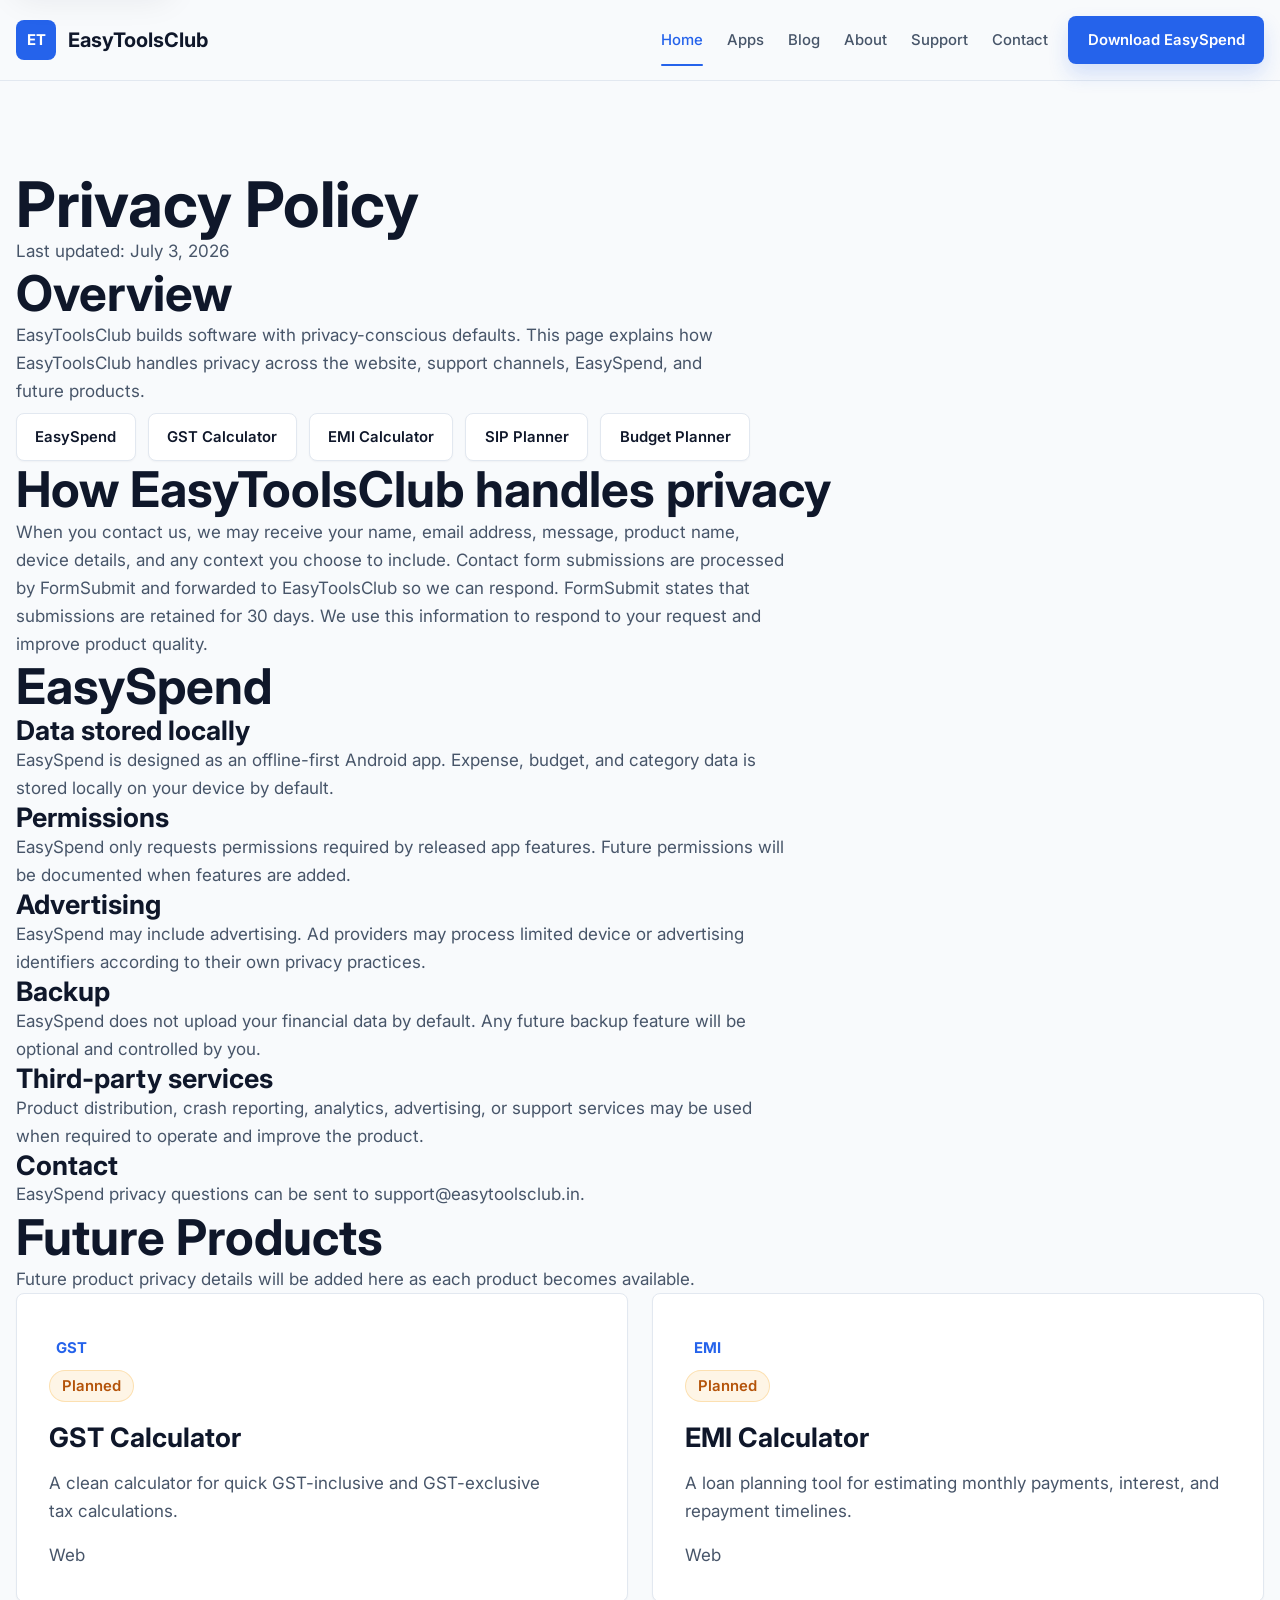
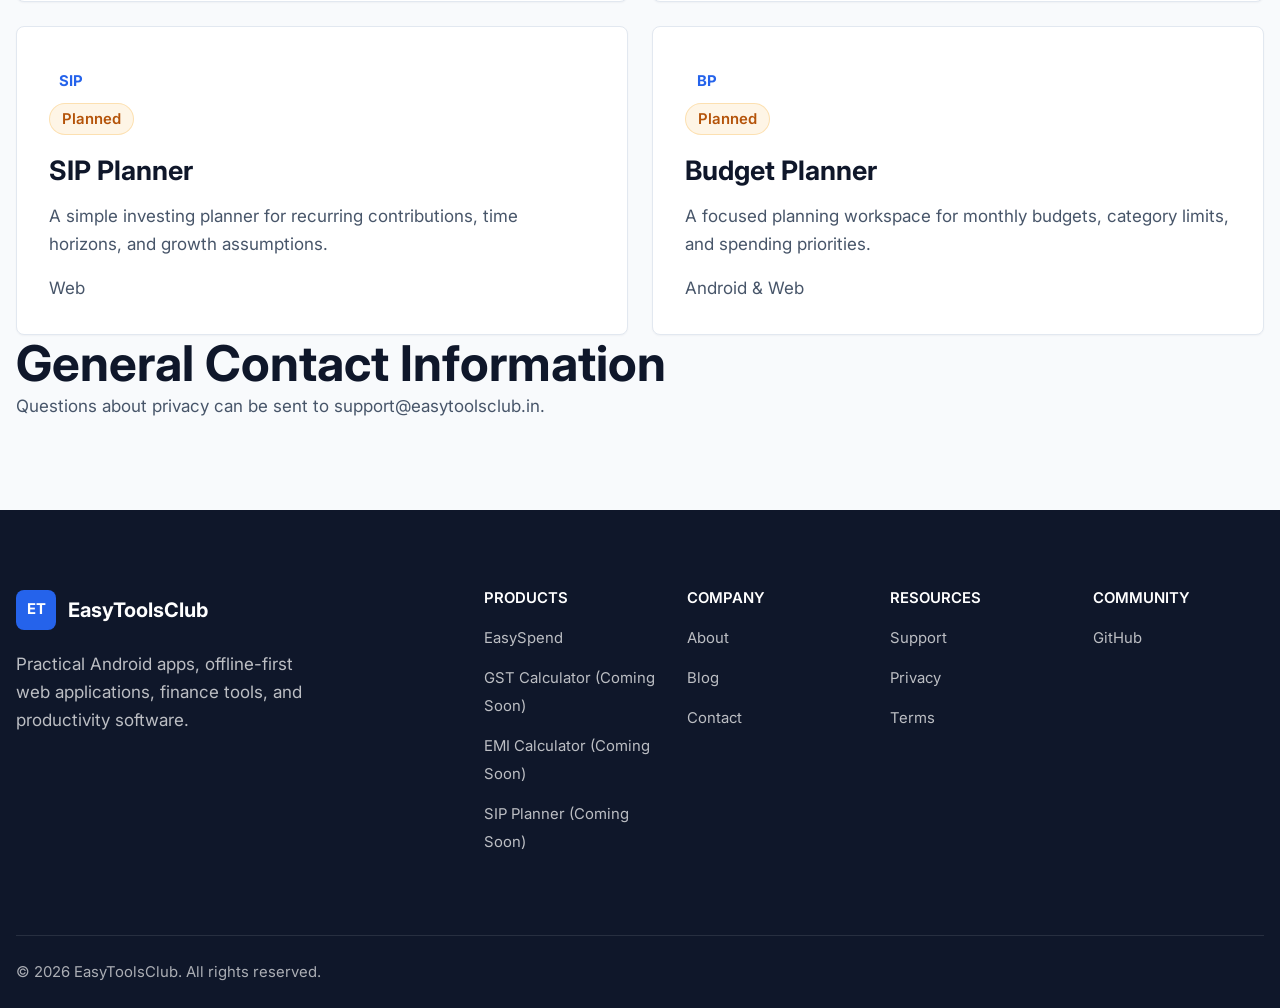
<file: privacy/index.html>
<!doctype html>
<html lang="en">
  <head>
    <meta charset="utf-8">
    <meta name="viewport" content="width=device-width, initial-scale=1">
    <title>Privacy Policy | EasyToolsClub</title>
    <meta name="description" content="Read the EasyToolsClub privacy policy for website contact messages, product privacy defaults, and support inquiries.">
    <meta name="robots" content="index, follow">
    <meta name="theme-color" content="#2563EB">
    <meta name="application-name" content="EasyToolsClub">
    <link rel="canonical" href="https://easytoolsclub.in/privacy/">
    <meta property="og:title" content="Privacy Policy | EasyToolsClub">
    <meta property="og:description" content="Read the EasyToolsClub privacy policy for website contact messages, product privacy defaults, and support inquiries.">
    <meta property="og:type" content="website">
    <meta property="og:url" content="https://easytoolsclub.in/privacy/">
    <meta property="og:site_name" content="EasyToolsClub">
    <meta property="og:image" content="https://easytoolsclub.in/assets/images/logo/logo.svg">
    <meta name="twitter:card" content="summary">
    <meta name="twitter:title" content="Privacy Policy | EasyToolsClub">
    <meta name="twitter:description" content="Read the EasyToolsClub privacy policy for website contact messages, product privacy defaults, and support inquiries.">
    <meta name="twitter:image" content="https://easytoolsclub.in/assets/images/logo/logo.svg">
    <link rel="manifest" href="/manifest.json">
    <link rel="icon" href="/assets/images/favicon/favicon.svg" type="image/svg+xml">
    <link rel="apple-touch-icon" href="/assets/images/favicon/favicon.svg">
    <link rel="stylesheet" href="/assets/css/app.css">
    <script type="application/ld+json">
      {
        "@context": "https://schema.org",
        "@type": "WebPage",
        "name": "Privacy Policy | EasyToolsClub",
        "url": "https://easytoolsclub.in/privacy/",
        "description": "Read the EasyToolsClub privacy policy for website contact messages, product privacy defaults, and support inquiries.",
        "isPartOf": {
          "@type": "WebSite",
          "name": "EasyToolsClub",
          "url": "https://easytoolsclub.in/"
        }
      }
    </script>
    <script type="module" src="/assets/js/main.js"></script>
  </head>
  <body data-page="privacy">
    <a class="skip-link" href="#main">Skip to content</a>
    <div data-component="navbar"></div>
    <main id="main" class="page legal">
      <section class="section">
        <div class="container narrow">
          <h1>Privacy Policy</h1>
          <p>Last updated: July 3, 2026</p>
          <h2>Overview</h2>
          <p>EasyToolsClub builds software with privacy-conscious defaults. This page explains how EasyToolsClub handles privacy across the website, support channels, EasySpend, and future products.</p>
          <nav class="hero-actions" aria-label="Privacy product sections" data-product-anchor-nav="privacy"></nav>
          <h2>How EasyToolsClub handles privacy</h2>
          <p>When you contact us, we may receive your name, email address, message, product name, device details, and any context you choose to include. Contact form submissions are processed by <a href="https://formsubmit.co/privacy">FormSubmit</a> and forwarded to EasyToolsClub so we can respond. FormSubmit states that submissions are retained for 30 days. We use this information to respond to your request and improve product quality.</p>
          <h2 id="privacy-easyspend">EasySpend</h2>
          <h3>Data stored locally</h3>
          <p>EasySpend is designed as an offline-first Android app. Expense, budget, and category data is stored locally on your device by default.</p>
          <h3>Permissions</h3>
          <p>EasySpend only requests permissions required by released app features. Future permissions will be documented when features are added.</p>
          <h3>Advertising</h3>
          <p>EasySpend may include advertising. Ad providers may process limited device or advertising identifiers according to their own privacy practices.</p>
          <h3>Backup</h3>
          <p>EasySpend does not upload your financial data by default. Any future backup feature will be optional and controlled by you.</p>
          <h3>Third-party services</h3>
          <p>Product distribution, crash reporting, analytics, advertising, or support services may be used when required to operate and improve the product.</p>
          <h3>Contact</h3>
          <p>EasySpend privacy questions can be sent to <a href="mailto:support@easytoolsclub.in">support@easytoolsclub.in</a>.</p>
          <h2>Future Products</h2>
          <p>Future product privacy details will be added here as each product becomes available.</p>
          <div class="card-grid two" data-privacy-future-products></div>
          <h2>General Contact Information</h2>
          <p>Questions about privacy can be sent to <a href="mailto:support@easytoolsclub.in">support@easytoolsclub.in</a>.</p>
        </div>
      </section>
    </main>
    <div data-component="footer"></div>
  </body>
</html>
</file>
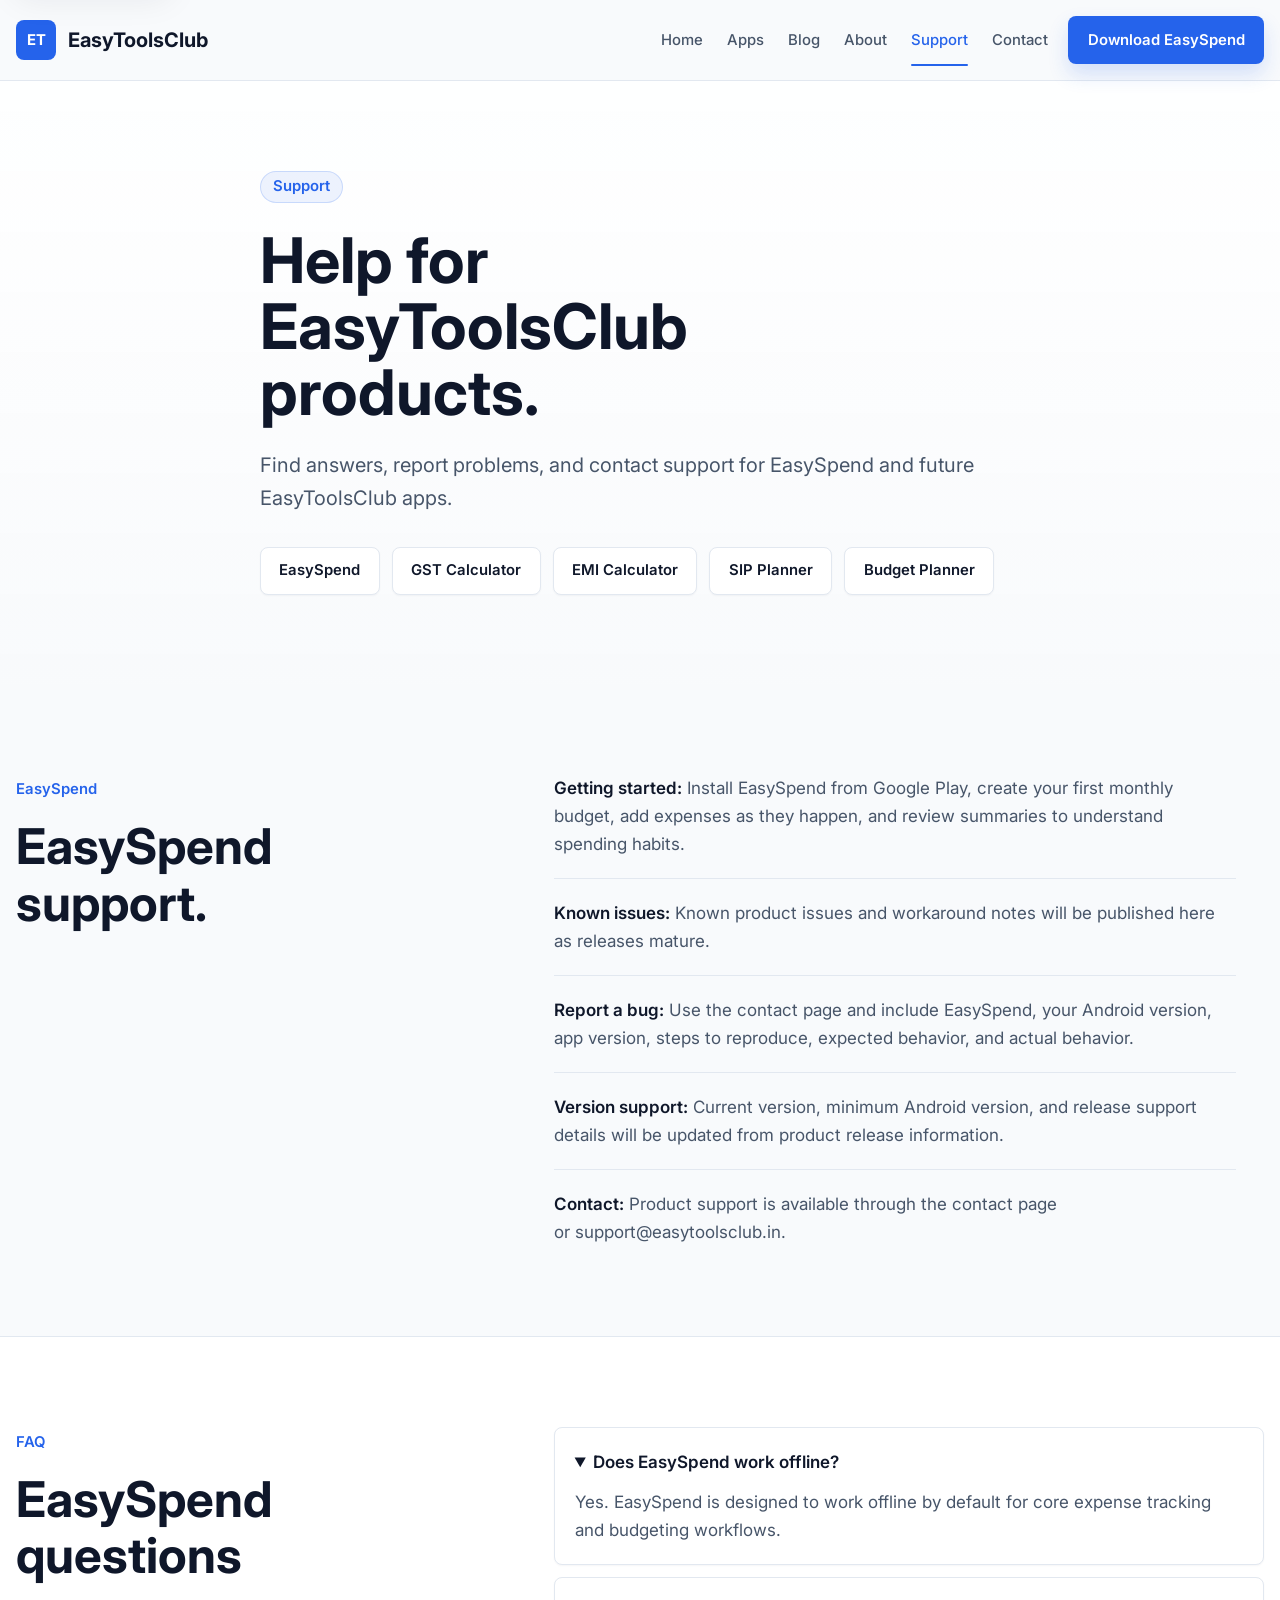
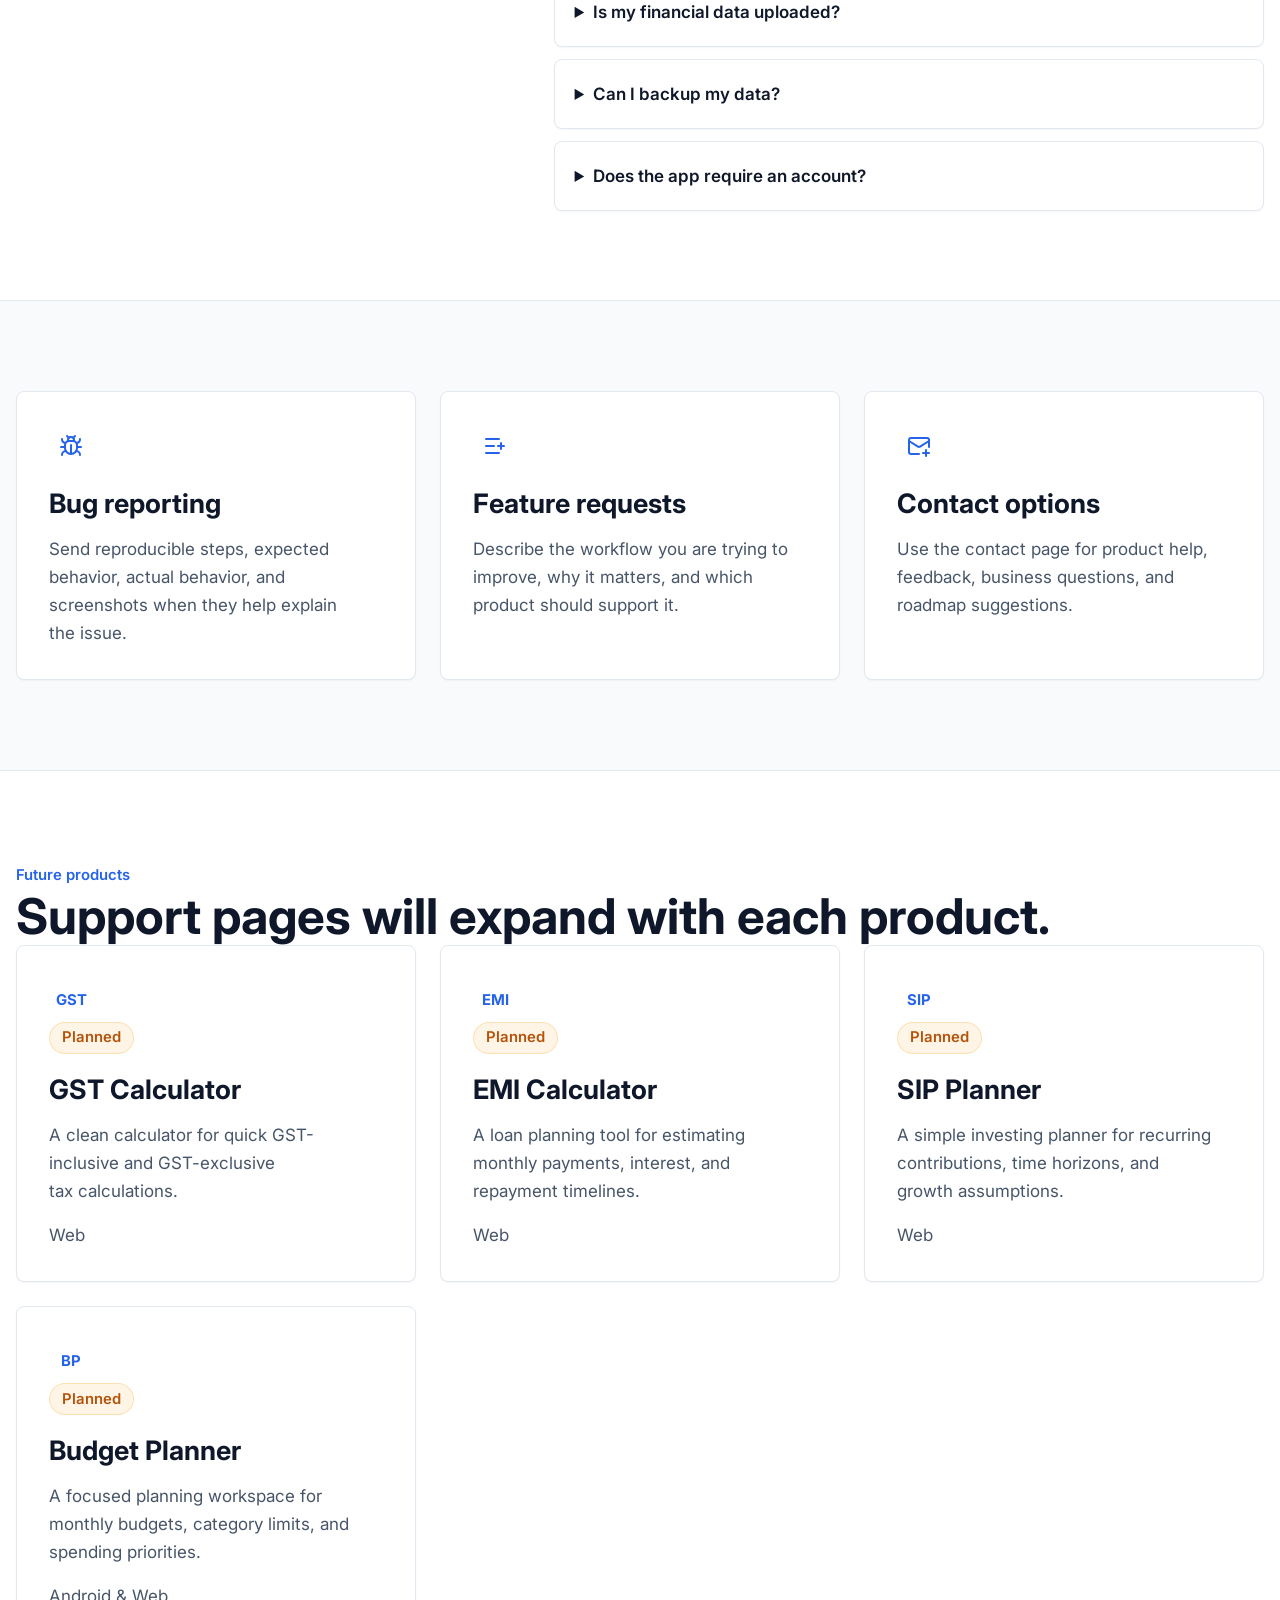
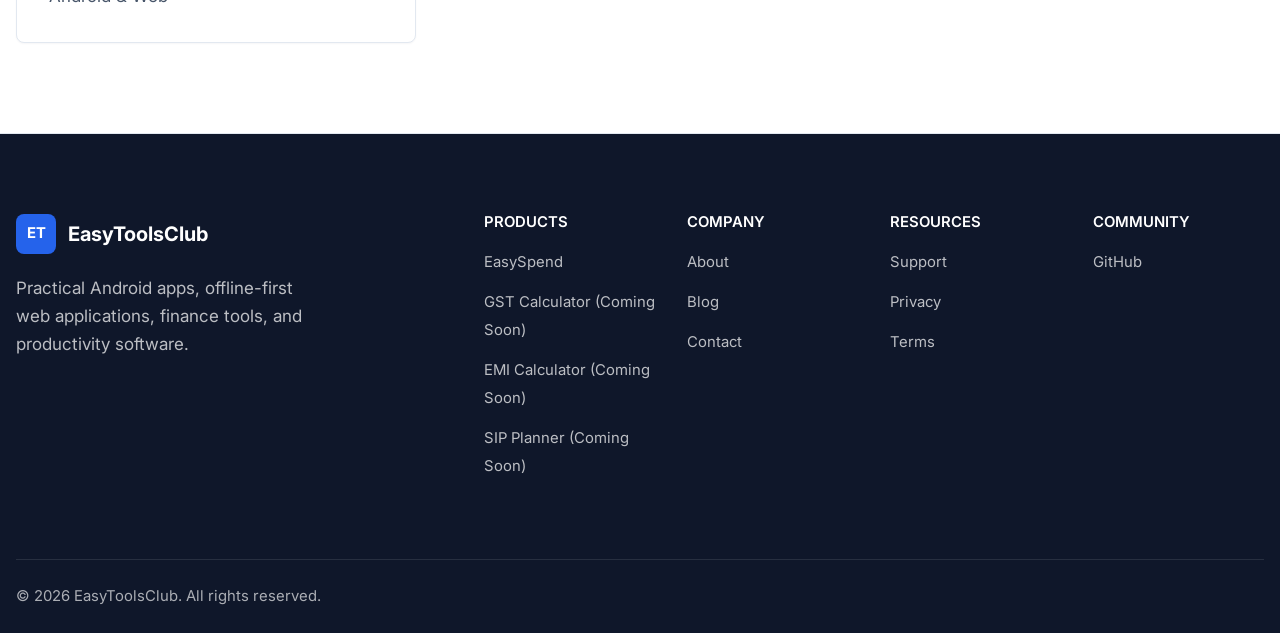
<file: support/index.html>
<!doctype html>
<html lang="en">
  <head>
    <meta charset="utf-8">
    <meta name="viewport" content="width=device-width, initial-scale=1">
    <title>Support | EasyToolsClub</title>
    <meta name="description" content="Get help with EasyToolsClub apps, report issues, and find answers to common support questions.">
    <meta name="robots" content="index, follow">
    <meta name="theme-color" content="#2563EB">
    <meta name="application-name" content="EasyToolsClub">
    <link rel="canonical" href="https://easytoolsclub.in/support/">
    <meta property="og:title" content="Support | EasyToolsClub">
    <meta property="og:description" content="Get help, report bugs, request features, and read release notes for EasyToolsClub products.">
    <meta property="og:type" content="website">
    <meta property="og:url" content="https://easytoolsclub.in/support/">
    <meta property="og:site_name" content="EasyToolsClub">
    <meta property="og:image" content="https://easytoolsclub.in/assets/images/logo/logo.svg">
    <meta name="twitter:card" content="summary">
    <meta name="twitter:title" content="Support | EasyToolsClub">
    <meta name="twitter:description" content="Get help, report bugs, request features, and read release notes for EasyToolsClub products.">
    <meta name="twitter:image" content="https://easytoolsclub.in/assets/images/logo/logo.svg">
    <link rel="manifest" href="/manifest.json">
    <link rel="icon" href="/assets/images/favicon/favicon.svg" type="image/svg+xml">
    <link rel="apple-touch-icon" href="/assets/images/favicon/favicon.svg">
    <link rel="stylesheet" href="/assets/css/app.css">
    <script type="application/ld+json">
      {
        "@context": "https://schema.org",
        "@type": "WebPage",
        "name": "Support | EasyToolsClub",
        "url": "https://easytoolsclub.in/support/",
        "description": "Get help, report bugs, request features, and read release notes for EasyToolsClub products.",
        "isPartOf": {
          "@type": "WebSite",
          "name": "EasyToolsClub",
          "url": "https://easytoolsclub.in/"
        }
      }
    </script>
    <script type="module" src="/assets/js/main.js"></script>
  </head>
  <body data-page="support">
    <a class="skip-link" href="#main">Skip to content</a>
    <div data-component="navbar"></div>
    <main id="main" class="page">
      <section class="section page-hero">
        <div class="container">
          <span class="badge">Support</span>
          <h1>Help for EasyToolsClub products.</h1>
          <p>Find answers, report problems, and contact support for EasySpend and future EasyToolsClub apps.</p>
          <nav class="hero-actions" aria-label="Support product sections" data-product-anchor-nav="support"></nav>
        </div>
      </section>
      <section class="section">
        <div class="container support-layout">
          <div>
            <span class="eyebrow">EasySpend</span>
            <h2 id="support-easyspend">EasySpend support.</h2>
          </div>
          <div class="feature-list">
            <p><strong>Getting started:</strong> Install EasySpend from Google Play, create your first monthly budget, add expenses as they happen, and review summaries to understand spending habits.</p>
            <p><strong>Known issues:</strong> Known product issues and workaround notes will be published here as releases mature.</p>
            <p><strong>Report a bug:</strong> Use the contact page and include EasySpend, your Android version, app version, steps to reproduce, expected behavior, and actual behavior.</p>
            <p><strong>Version support:</strong> Current version, minimum Android version, and release support details will be updated from product release information.</p>
            <p><strong>Contact:</strong> Product support is available through <a href="/contact/">the contact page</a> or <a href="mailto:support@easytoolsclub.in">support@easytoolsclub.in</a>.</p>
          </div>
        </div>
      </section>
      <section class="section surface-band">
        <div class="container support-layout">
          <div>
            <span class="eyebrow">FAQ</span>
            <h2>EasySpend questions</h2>
          </div>
          <div class="faq">
            <details open>
              <summary>Does EasySpend work offline?</summary>
              <p>Yes. EasySpend is designed to work offline by default for core expense tracking and budgeting workflows.</p>
            </details>
            <details>
              <summary>Is my financial data uploaded?</summary>
              <p>No. EasySpend stores financial data locally by default. Future backup features will be optional if introduced.</p>
            </details>
            <details>
              <summary>Can I backup my data?</summary>
              <p>Backup availability depends on the released app version. Future backup notes will be added here when available.</p>
            </details>
            <details>
              <summary>Does the app require an account?</summary>
              <p>No account is required for the core offline-first EasySpend experience.</p>
            </details>
          </div>
        </div>
      </section>
      <section class="section">
        <div class="container card-grid three">
          <article class="card">
            <span class="icon-box"><img src="/assets/images/icons/support/bug.svg" alt="" class="icon-img"></span>
            <h3>Bug reporting</h3>
            <p>Send reproducible steps, expected behavior, actual behavior, and screenshots when they help explain the issue.</p>
          </article>
          <article class="card">
            <span class="icon-box"><img src="/assets/images/icons/support/feature.svg" alt="" class="icon-img"></span>
            <h3>Feature requests</h3>
            <p>Describe the workflow you are trying to improve, why it matters, and which product should support it.</p>
          </article>
          <article class="card">
            <span class="icon-box"><img src="/assets/images/icons/support/contact.svg" alt="" class="icon-img"></span>
            <h3>Contact options</h3>
            <p>Use the contact page for product help, feedback, business questions, and roadmap suggestions.</p>
          </article>
        </div>
      </section>
      <section class="section surface-band">
        <div class="container">
          <div>
            <span class="eyebrow">Future products</span>
            <h2>Support pages will expand with each product.</h2>
          </div>
          <div class="card-grid three" data-support-future-products></div>
        </div>
      </section>
    </main>
    <div data-component="footer"></div>
  </body>
</html>
</file>
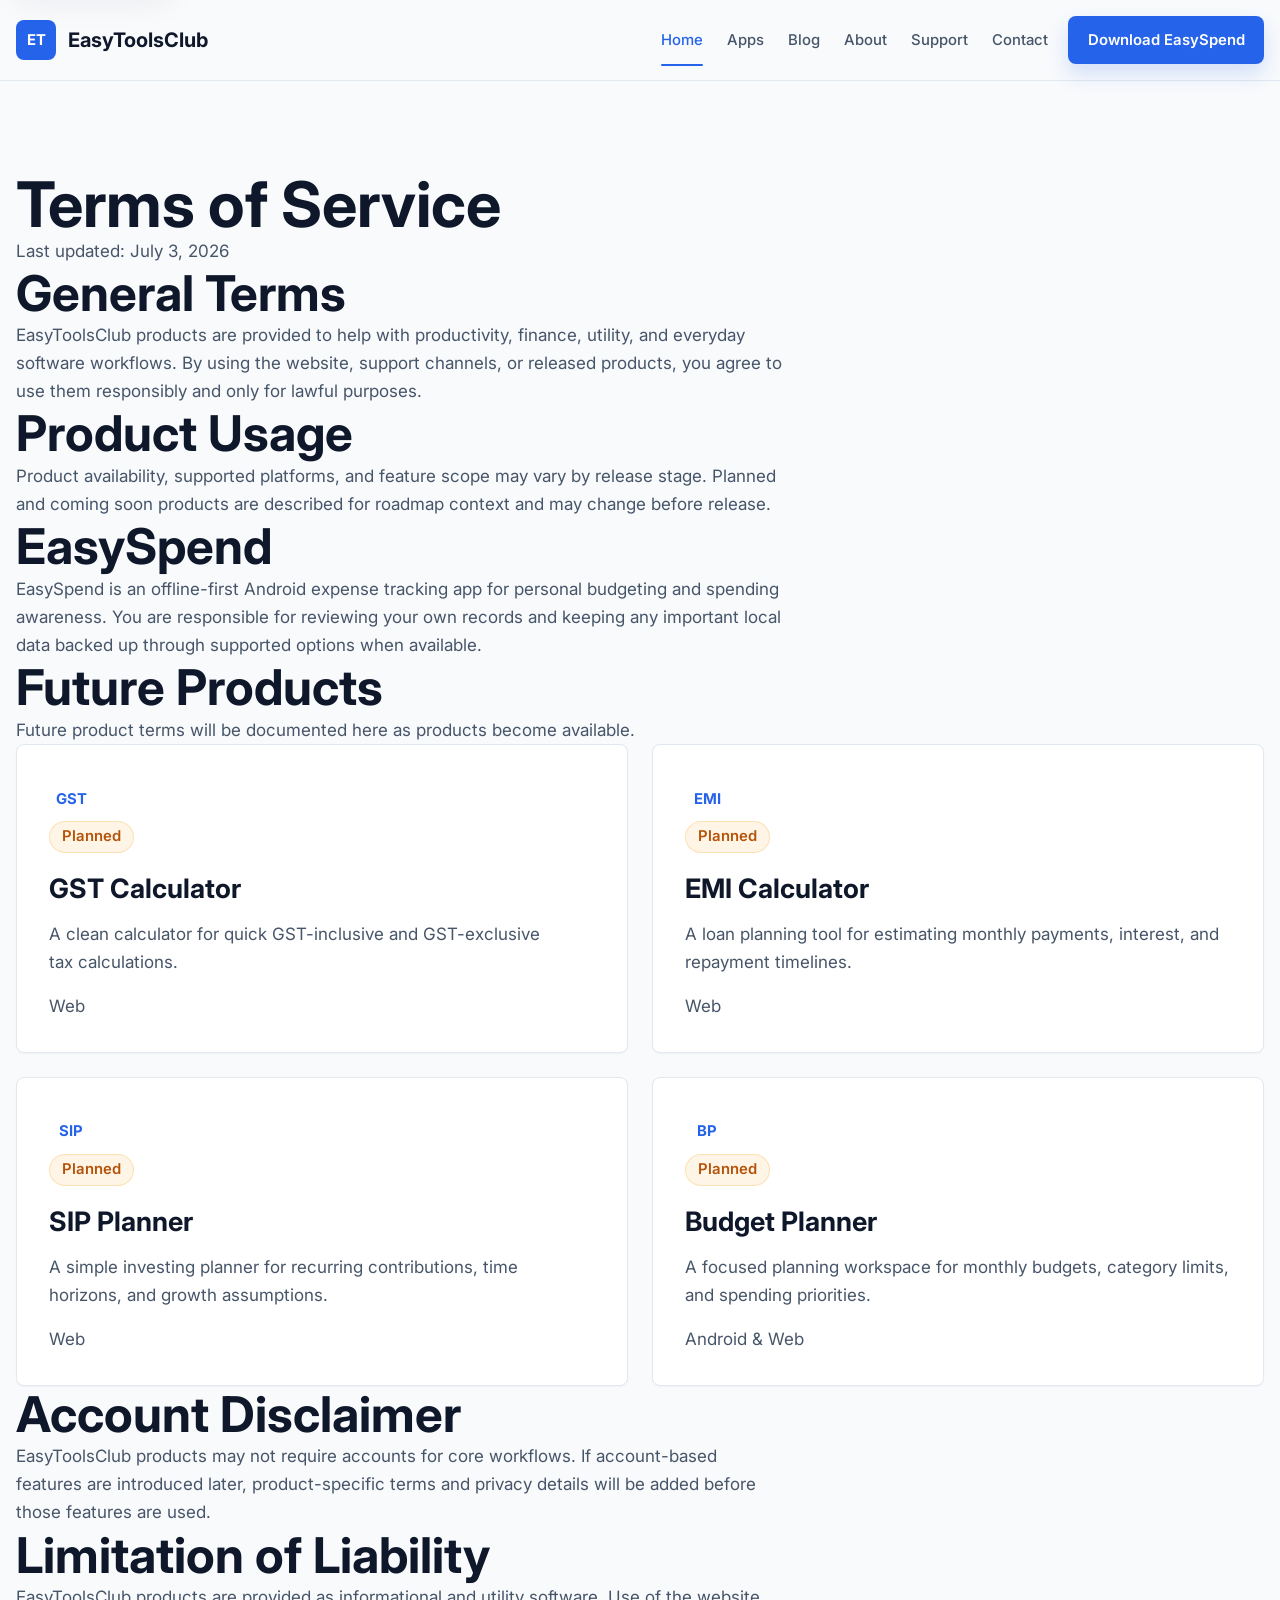
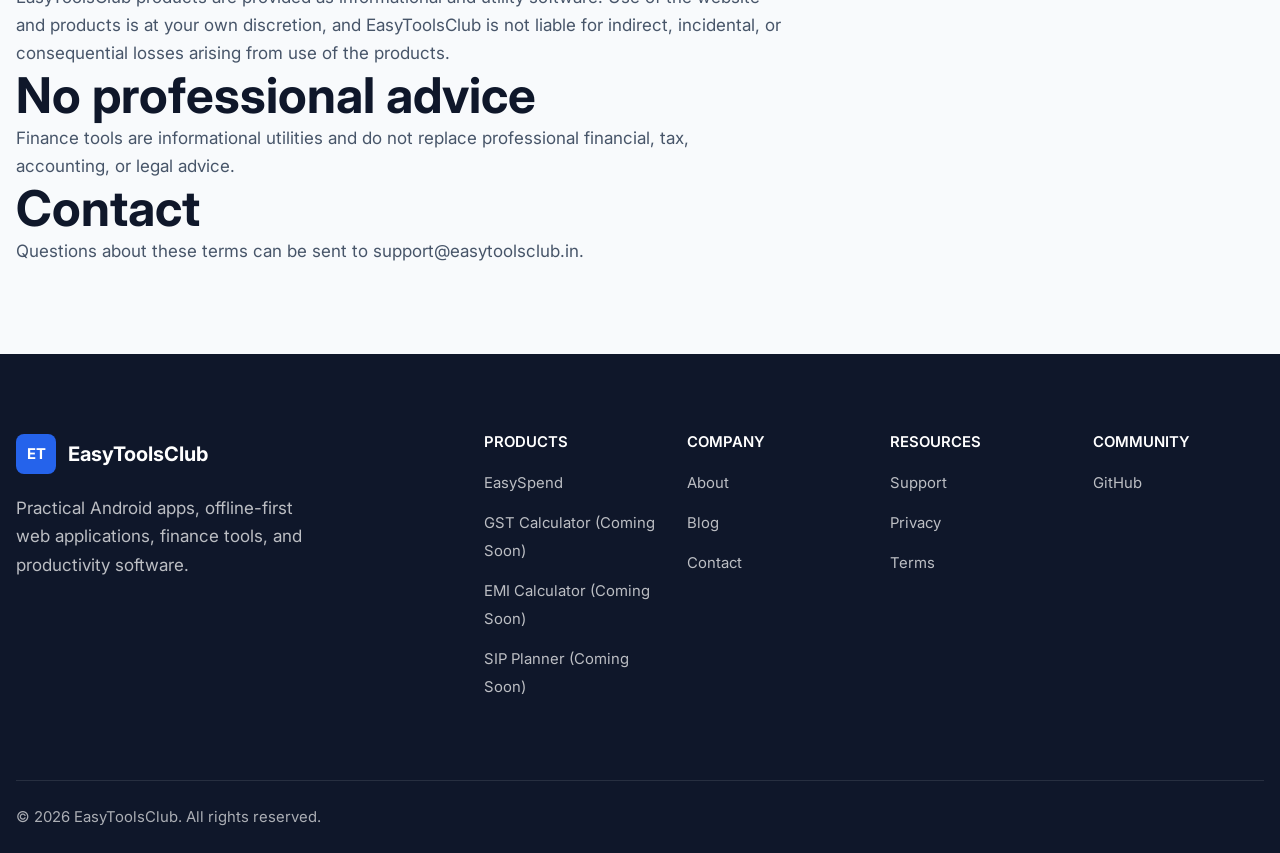
<file: terms/index.html>
<!doctype html>
<html lang="en">
  <head>
    <meta charset="utf-8">
    <meta name="viewport" content="width=device-width, initial-scale=1">
    <title>Terms of Service | EasyToolsClub</title>
    <meta name="description" content="Read the EasyToolsClub terms of service for use of its Android apps, web apps, finance tools, and support channels.">
    <meta name="robots" content="index, follow">
    <meta name="theme-color" content="#2563EB">
    <meta name="application-name" content="EasyToolsClub">
    <link rel="canonical" href="https://easytoolsclub.in/terms/">
    <meta property="og:title" content="Terms of Service | EasyToolsClub">
    <meta property="og:description" content="Read the EasyToolsClub terms of service for use of its Android apps, web apps, finance tools, and support channels.">
    <meta property="og:type" content="website">
    <meta property="og:url" content="https://easytoolsclub.in/terms/">
    <meta property="og:site_name" content="EasyToolsClub">
    <meta property="og:image" content="https://easytoolsclub.in/assets/images/logo/logo.svg">
    <meta name="twitter:card" content="summary">
    <meta name="twitter:title" content="Terms of Service | EasyToolsClub">
    <meta name="twitter:description" content="Read the EasyToolsClub terms of service for use of its Android apps, web apps, finance tools, and support channels.">
    <meta name="twitter:image" content="https://easytoolsclub.in/assets/images/logo/logo.svg">
    <link rel="manifest" href="/manifest.json">
    <link rel="icon" href="/assets/images/favicon/favicon.svg" type="image/svg+xml">
    <link rel="apple-touch-icon" href="/assets/images/favicon/favicon.svg">
    <link rel="stylesheet" href="/assets/css/app.css">
    <script type="application/ld+json">
      {
        "@context": "https://schema.org",
        "@type": "WebPage",
        "name": "Terms of Service | EasyToolsClub",
        "url": "https://easytoolsclub.in/terms/",
        "description": "Read the EasyToolsClub terms of service for use of its Android apps, web apps, finance tools, and support channels.",
        "isPartOf": {
          "@type": "WebSite",
          "name": "EasyToolsClub",
          "url": "https://easytoolsclub.in/"
        }
      }
    </script>
    <script type="module" src="/assets/js/main.js"></script>
  </head>
  <body data-page="terms">
    <a class="skip-link" href="#main">Skip to content</a>
    <div data-component="navbar"></div>
    <main id="main" class="page legal">
      <section class="section">
        <div class="container narrow">
          <h1>Terms of Service</h1>
          <p>Last updated: July 3, 2026</p>
          <h2>General Terms</h2>
          <p>EasyToolsClub products are provided to help with productivity, finance, utility, and everyday software workflows. By using the website, support channels, or released products, you agree to use them responsibly and only for lawful purposes.</p>
          <h2>Product Usage</h2>
          <p>Product availability, supported platforms, and feature scope may vary by release stage. Planned and coming soon products are described for roadmap context and may change before release.</p>
          <h2>EasySpend</h2>
          <p>EasySpend is an offline-first Android expense tracking app for personal budgeting and spending awareness. You are responsible for reviewing your own records and keeping any important local data backed up through supported options when available.</p>
          <h2>Future Products</h2>
          <p>Future product terms will be documented here as products become available.</p>
          <div class="card-grid two" data-terms-future-products></div>
          <h2>Account Disclaimer</h2>
          <p>EasyToolsClub products may not require accounts for core workflows. If account-based features are introduced later, product-specific terms and privacy details will be added before those features are used.</p>
          <h2>Limitation of Liability</h2>
          <p>EasyToolsClub products are provided as informational and utility software. Use of the website and products is at your own discretion, and EasyToolsClub is not liable for indirect, incidental, or consequential losses arising from use of the products.</p>
          <h2>No professional advice</h2>
          <p>Finance tools are informational utilities and do not replace professional financial, tax, accounting, or legal advice.</p>
          <h2>Contact</h2>
          <p>Questions about these terms can be sent to <a href="mailto:support@easytoolsclub.in">support@easytoolsclub.in</a>.</p>
        </div>
      </section>
    </main>
    <div data-component="footer"></div>
  </body>
</html>
</file>
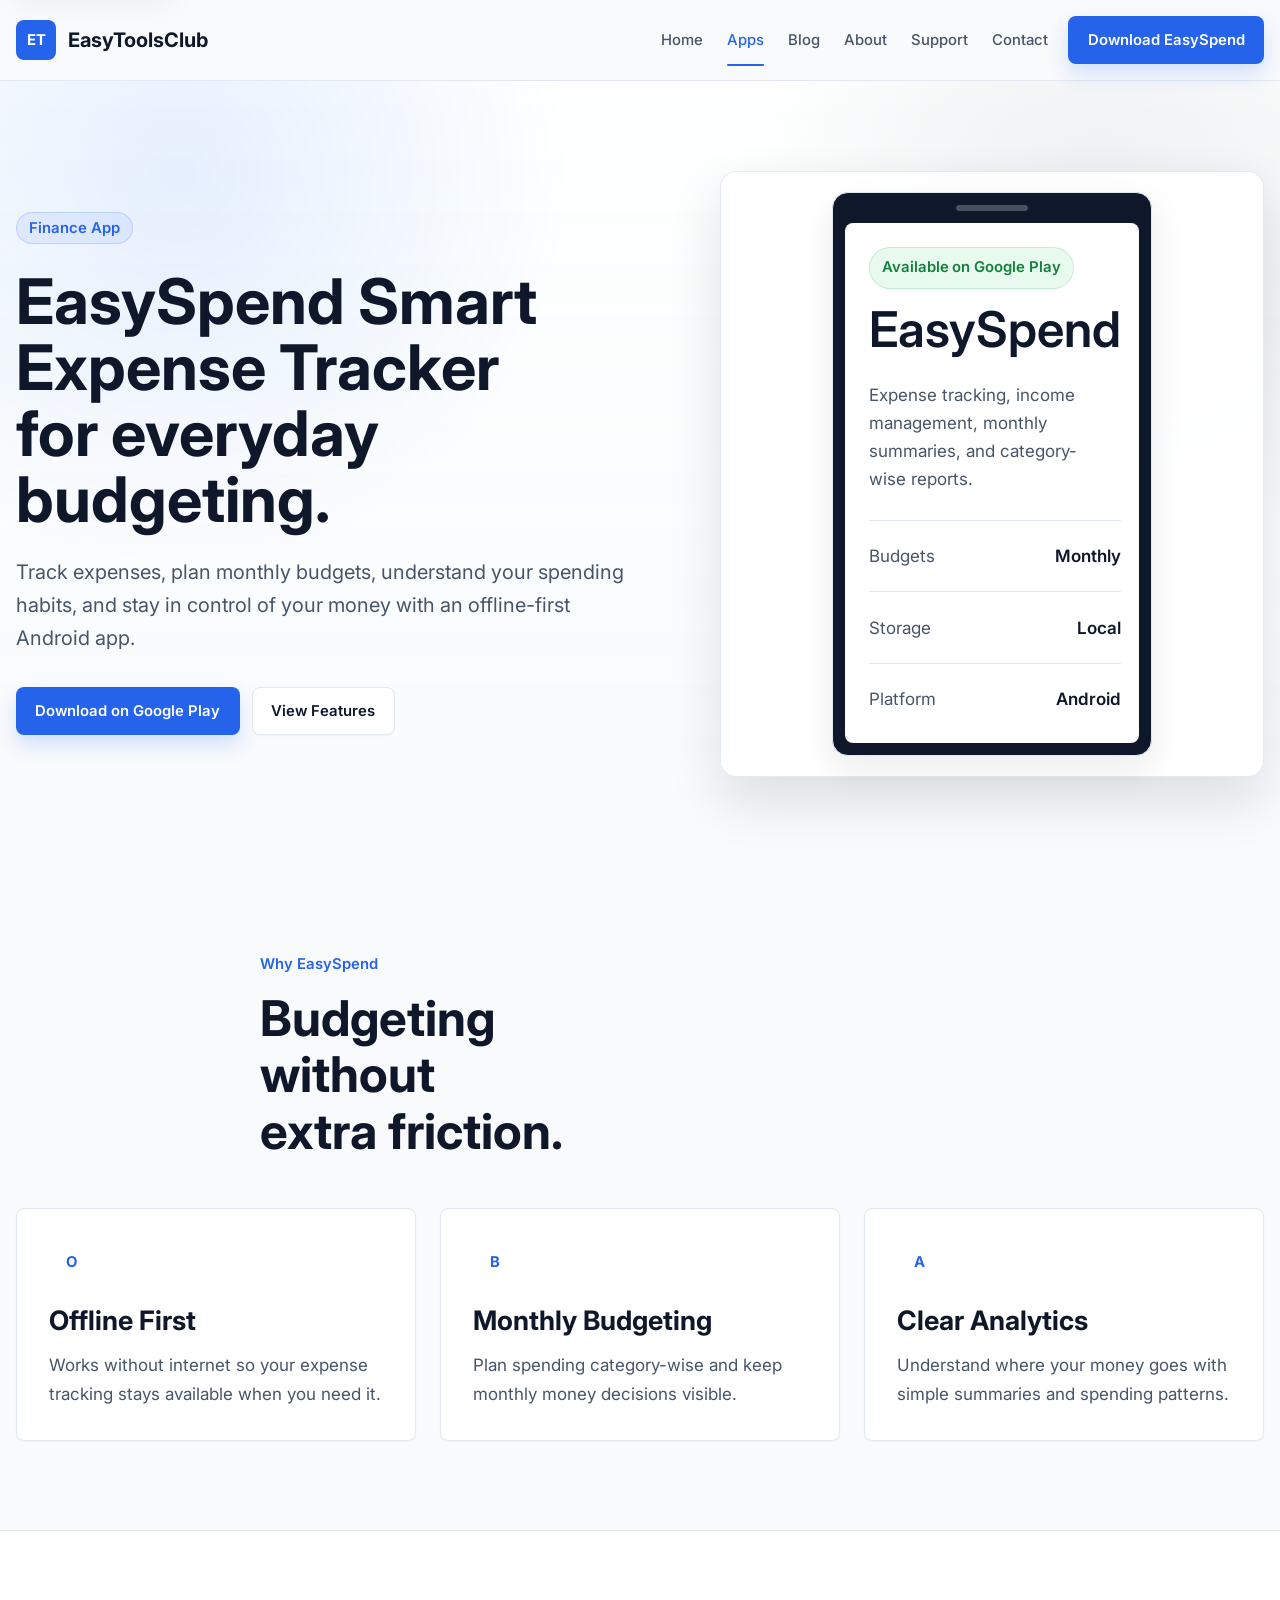
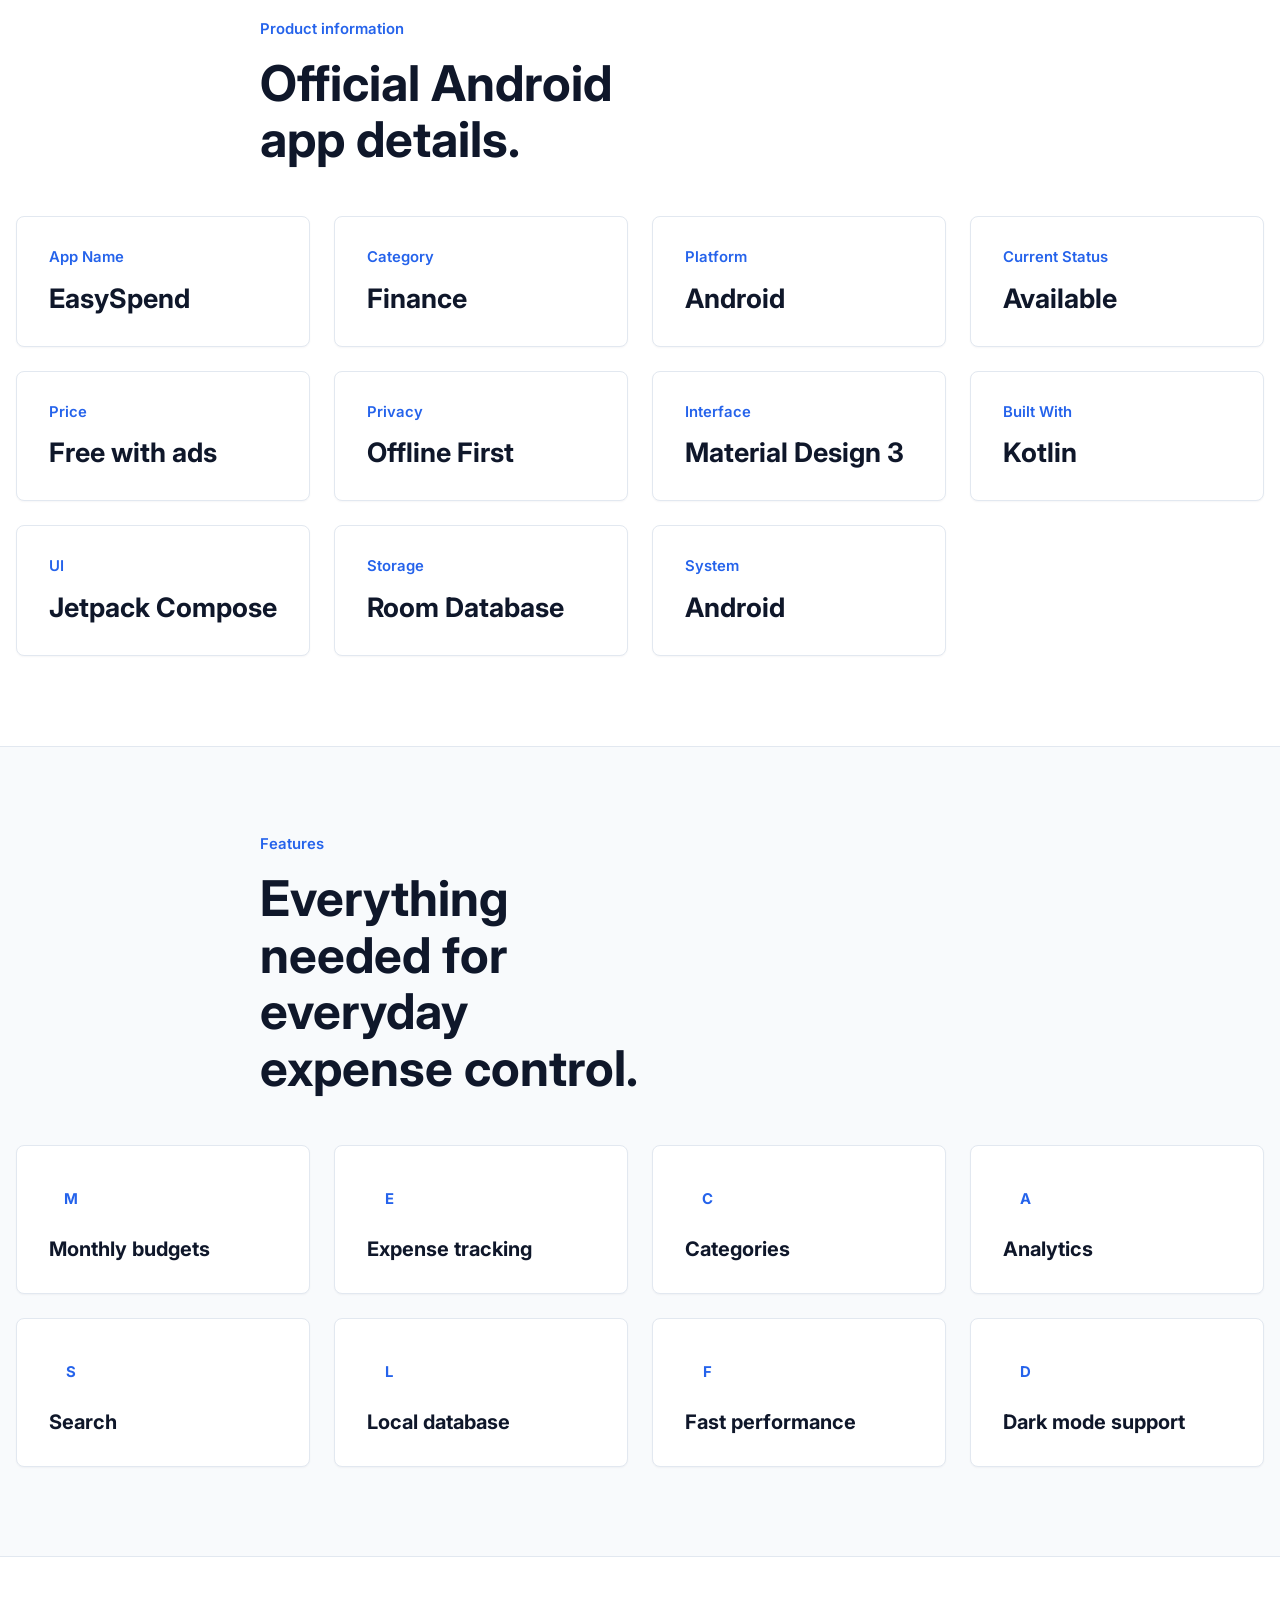
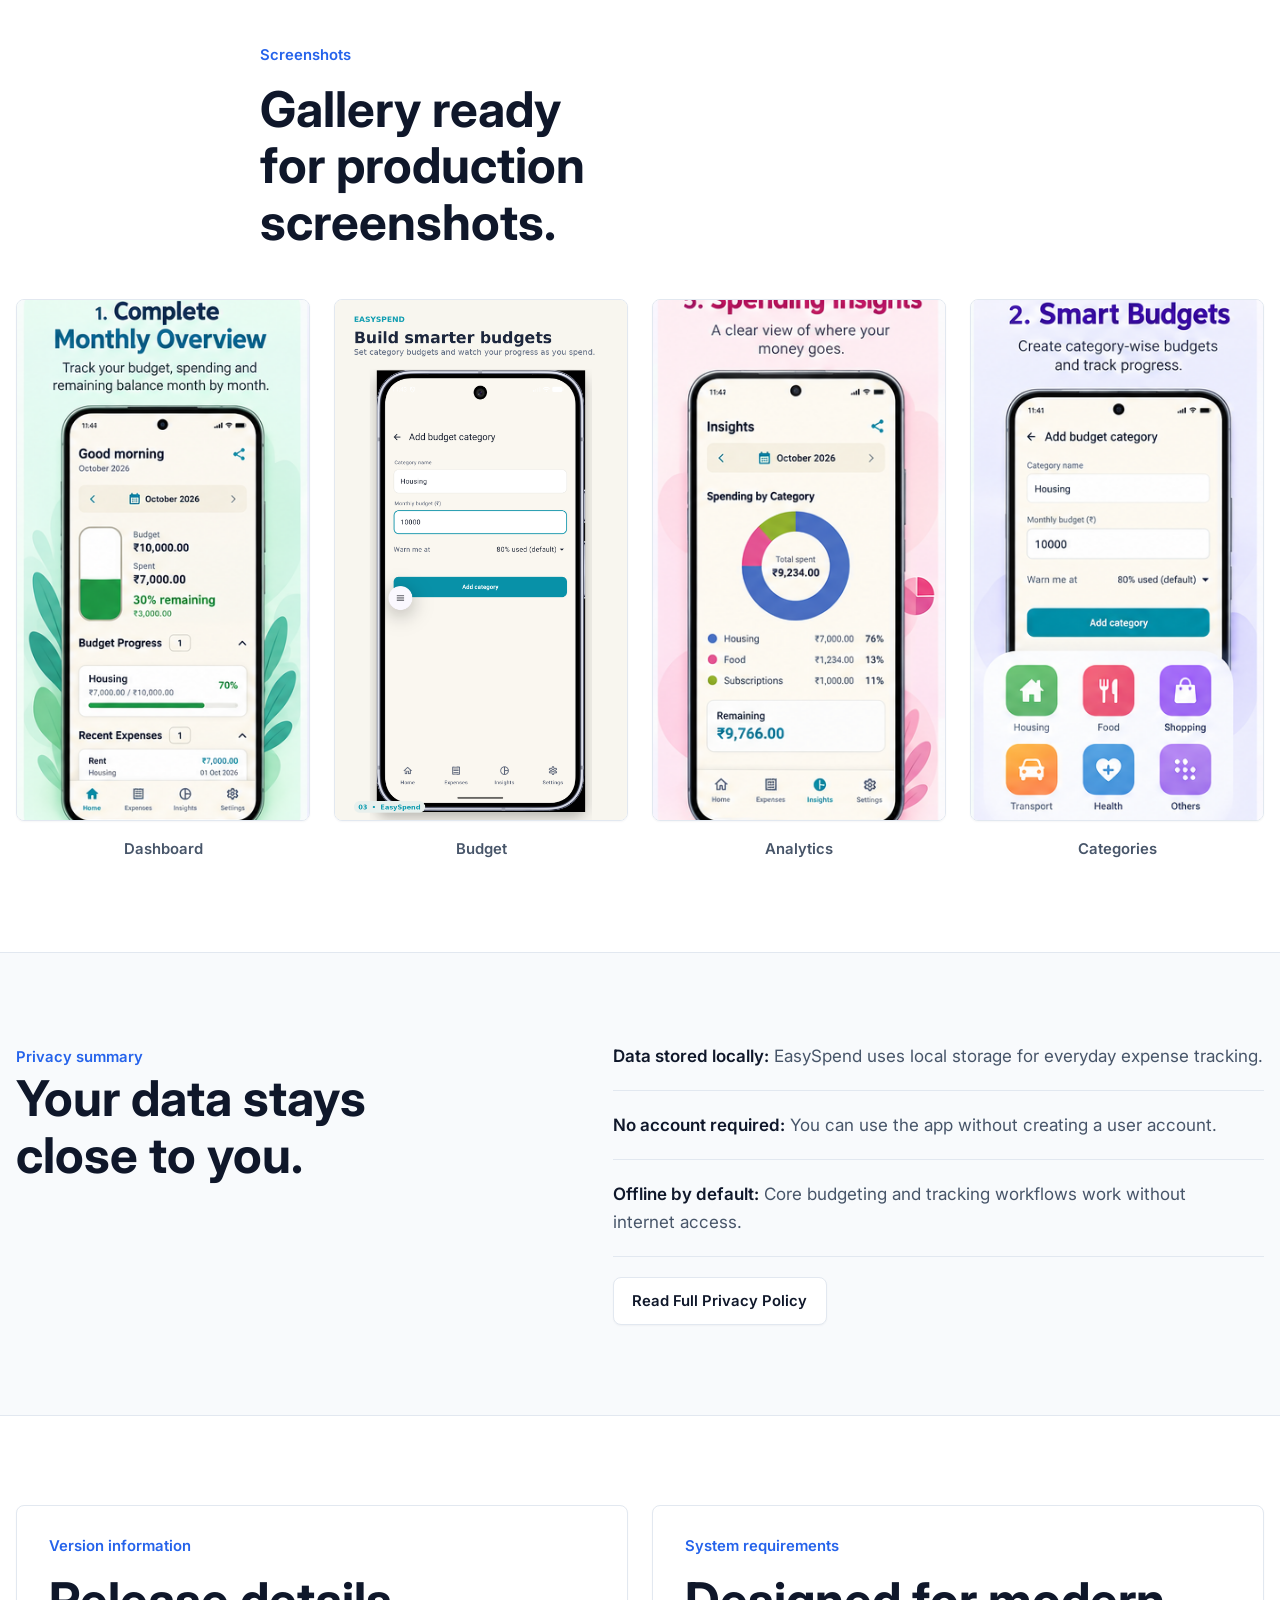
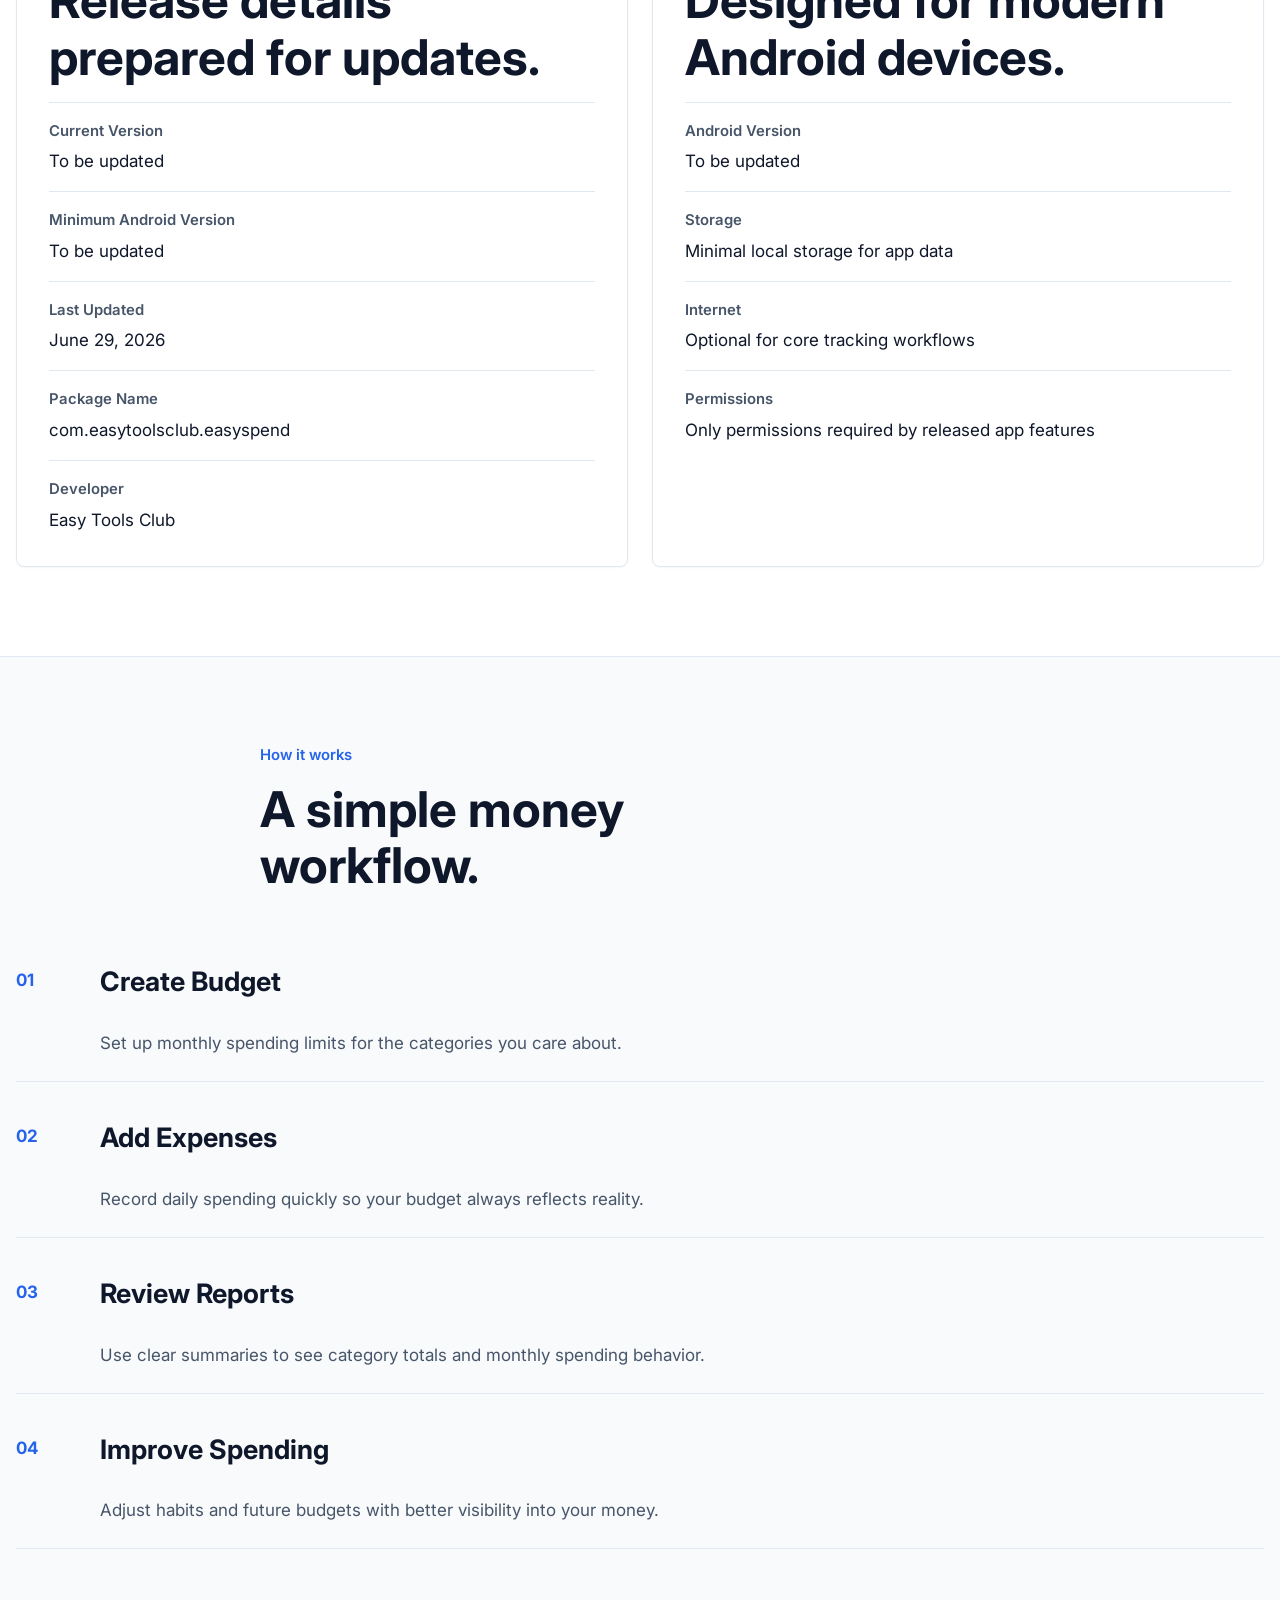
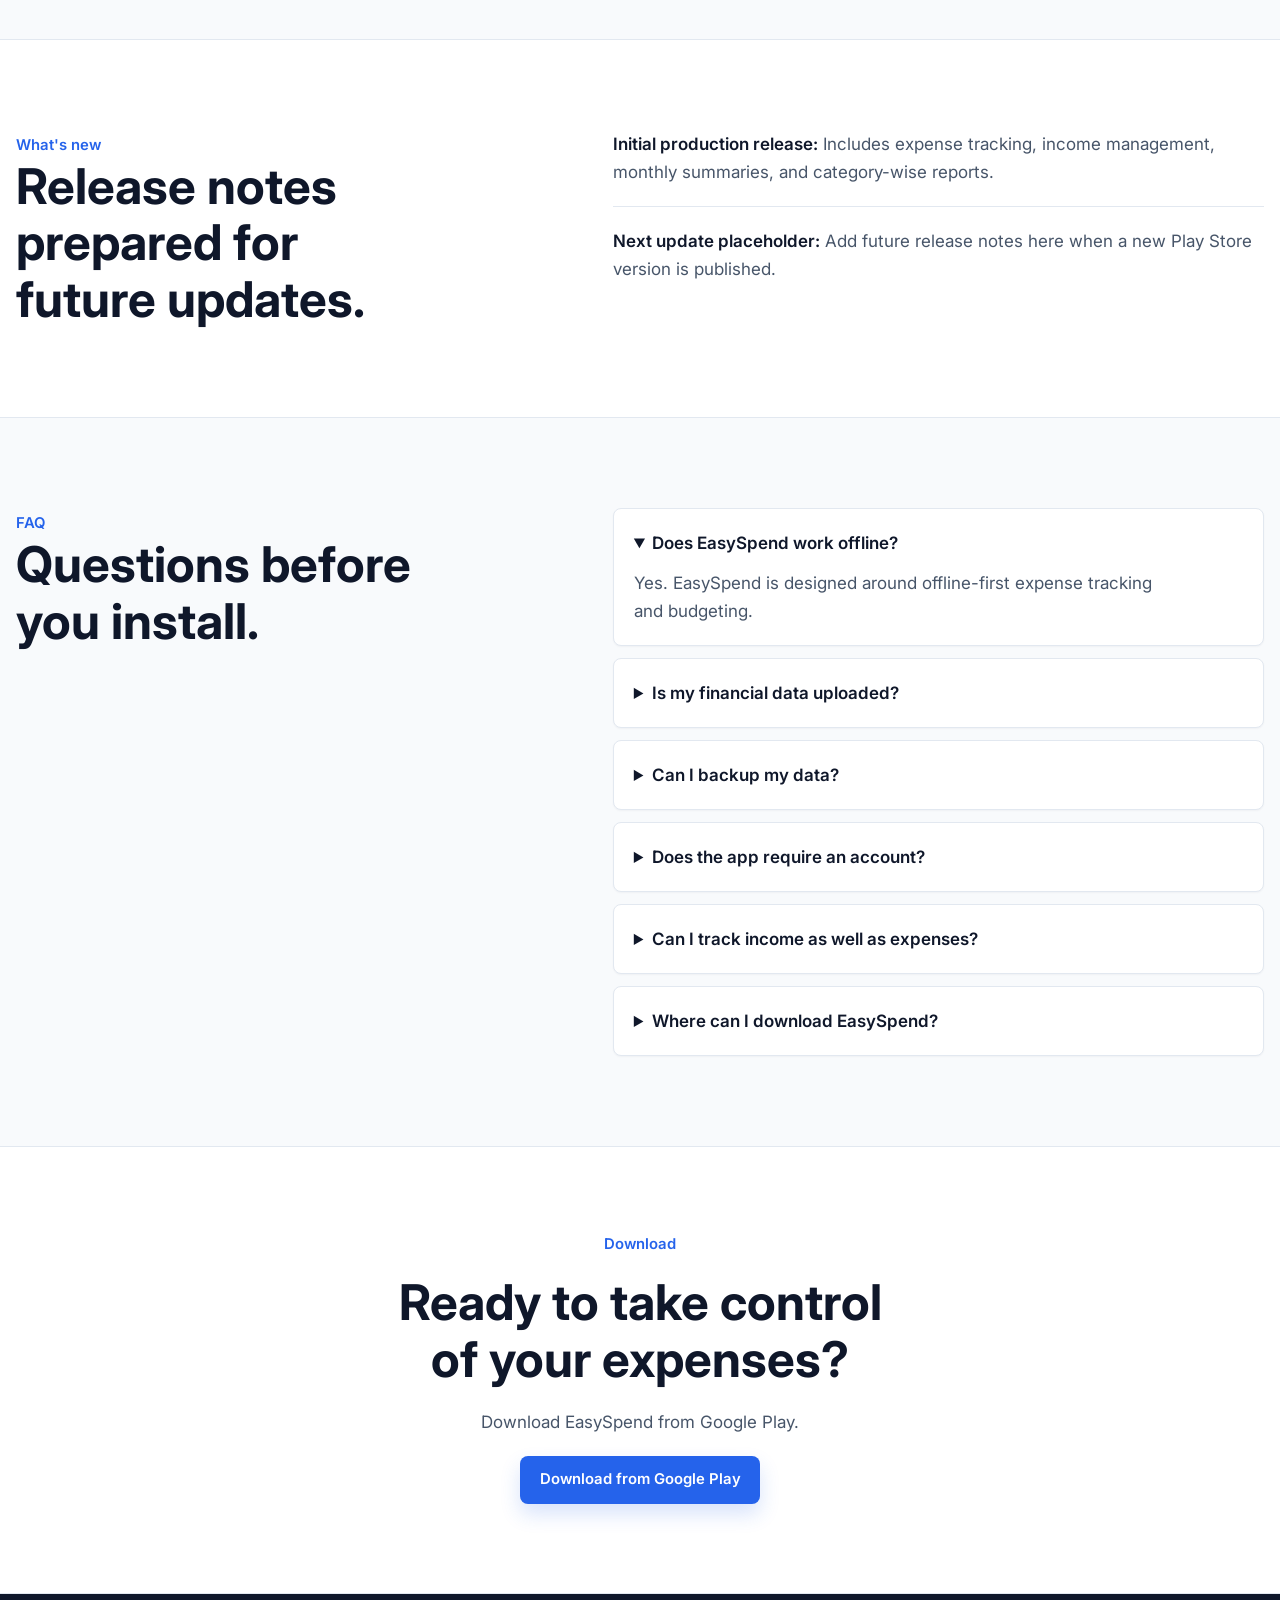
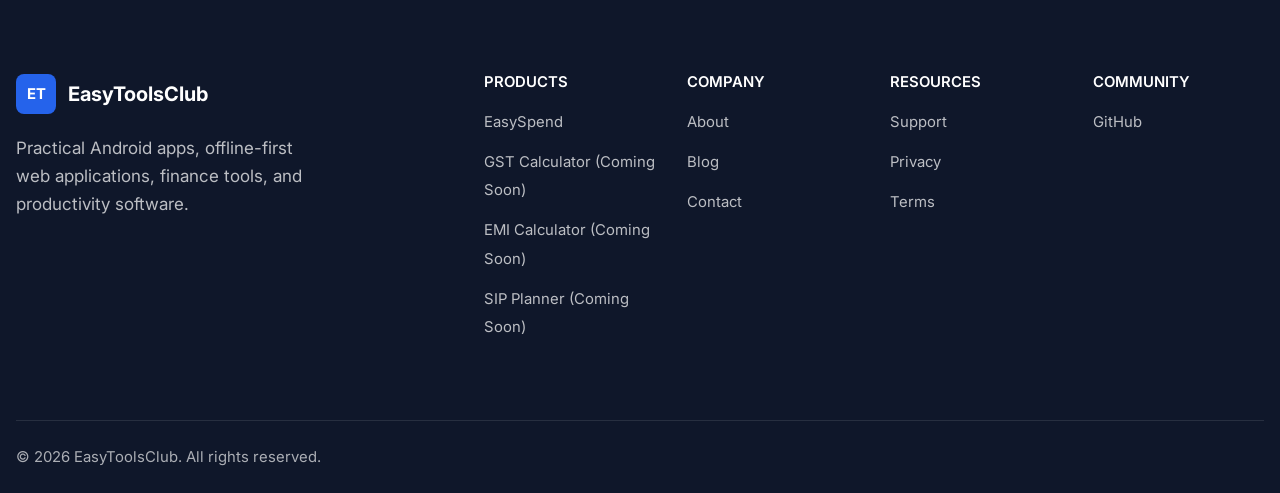
<file: apps/easyspend/index.html>
<!doctype html>
<html lang="en">
  <head>
    <meta charset="utf-8">
    <meta name="viewport" content="width=device-width, initial-scale=1">
    <title>EasySpend | Smart Expense Tracker for everyday budgeting</title>
    <meta name="description" content="EasySpend is an offline-first Android expense tracker for budgets, income and expenses, spending summaries, categories, and personal finance control.">
    <meta name="robots" content="index, follow">
    <meta name="theme-color" content="#2563EB">
    <meta name="application-name" content="EasySpend">
    <link rel="canonical" href="https://easytoolsclub.in/apps/easyspend/">
    <meta property="og:title" content="EasySpend | EasyToolsClub">
    <meta property="og:description" content="Track expenses, manage monthly budgets, and understand your spending habits with the official EasySpend Android app.">
    <meta property="og:type" content="website">
    <meta property="og:url" content="https://easytoolsclub.in/apps/easyspend/">
    <meta property="og:site_name" content="EasyToolsClub">
    <meta property="og:image" content="https://easytoolsclub.in/assets/images/apps/easyspend/dashboard.svg">
    <meta name="twitter:card" content="summary">
    <meta name="twitter:title" content="EasySpend | EasyToolsClub">
    <meta name="twitter:description" content="Track expenses, manage monthly budgets, and understand your spending habits with the official EasySpend Android app.">
    <meta name="twitter:image" content="https://easytoolsclub.in/assets/images/apps/easyspend/dashboard.svg">
    <link rel="manifest" href="/manifest.json">
    <link rel="icon" href="/assets/images/favicon/favicon.svg" type="image/svg+xml">
    <link rel="apple-touch-icon" href="/assets/images/favicon/favicon.svg">
    <link rel="stylesheet" href="/assets/css/app.css">
    <script type="application/ld+json">
      {
        "@context": "https://schema.org",
        "@type": "SoftwareApplication",
        "name": "EasySpend",
        "applicationCategory": "FinanceApplication",
        "operatingSystem": "Android",
        "url": "https://easytoolsclub.in/apps/easyspend/",
        "description": "EasySpend is an offline-first Android expense tracker for budgets, income and expenses, spending summaries, categories, and personal finance control.",
        "softwareVersion": "To be updated",
        "author": {
          "@type": "Organization",
          "name": "Easy Tools Club"
        },
        "offers": {
          "@type": "Offer",
          "price": "0",
          "priceCurrency": "USD",
          "availability": "https://schema.org/InStock"
        }
      }
    </script>
    <script type="module" src="/assets/js/main.js"></script>
  </head>
  <body data-page="easyspend">
    <a class="skip-link" href="#main">Skip to content</a>
    <div data-component="navbar"></div>
    <main id="main">
      <section class="hero hero-grid">
        <div class="container hero-inner">
          <div class="hero-copy">
            <span class="badge">Finance App</span>
            <h1>EasySpend Smart Expense Tracker for everyday budgeting.</h1>
            <p>Track expenses, plan monthly budgets, understand your spending habits, and stay in control of your money with an offline-first Android app.</p>
            <div class="hero-actions">
              <a class="button button-primary" href="#" data-easyspend-download>Download on Google Play</a>
              <a class="button button-secondary" href="#features">View Features</a>
            </div>
          </div>
          <div class="hero-panel easyspend-mockup" aria-label="EasySpend app preview placeholder">
            <div class="phone-frame">
              <div class="phone-top"></div>
              <div class="phone-screen">
                <span class="badge badge-success"><span data-product-field="status">Available</span> on Google Play</span>
                <strong data-product-field="name">EasySpend</strong>
                <p>Expense tracking, income management, monthly summaries, and category-wise reports.</p>
                <div class="mock-row"><span>Budgets</span><strong>Monthly</strong></div>
                <div class="mock-row"><span>Storage</span><strong>Local</strong></div>
                <div class="mock-row"><span>Platform</span><strong data-product-field="platform">Android</strong></div>
              </div>
            </div>
          </div>
        </div>
      </section>

      <section class="section">
        <div class="container section-heading">
          <span class="eyebrow">Why EasySpend</span>
          <h2>Budgeting without extra friction.</h2>
        </div>
        <div class="container card-grid three">
          <article class="card">
            <span class="icon-box">O</span>
            <h3>Offline First</h3>
            <p>Works without internet so your expense tracking stays available when you need it.</p>
          </article>
          <article class="card">
            <span class="icon-box">B</span>
            <h3>Monthly Budgeting</h3>
            <p>Plan spending category-wise and keep monthly money decisions visible.</p>
          </article>
          <article class="card">
            <span class="icon-box">A</span>
            <h3>Clear Analytics</h3>
            <p>Understand where your money goes with simple summaries and spending patterns.</p>
          </article>
        </div>
      </section>

      <section class="section surface-band">
        <div class="container section-heading">
          <span class="eyebrow">Product information</span>
          <h2>Official Android app details.</h2>
        </div>
        <div class="container card-grid four product-info-grid">
          <article class="card"><span class="eyebrow">App Name</span><h3 data-product-field="name">EasySpend</h3></article>
          <article class="card"><span class="eyebrow">Category</span><h3 data-product-field="category">Finance</h3></article>
          <article class="card"><span class="eyebrow">Platform</span><h3 data-product-field="platform">Android</h3></article>
          <article class="card"><span class="eyebrow">Current Status</span><h3 data-product-field="status">Available</h3></article>
          <article class="card"><span class="eyebrow">Price</span><h3 data-product-field="price">To be updated</h3></article>
          <article class="card"><span class="eyebrow">Privacy</span><h3>Offline First</h3></article>
          <article class="card"><span class="eyebrow">Interface</span><h3 data-product-field="designSystem">To be updated</h3></article>
          <article class="card"><span class="eyebrow">Built With</span><h3 data-product-field="technology.language">To be updated</h3></article>
          <article class="card"><span class="eyebrow">UI</span><h3 data-product-field="technology.ui">To be updated</h3></article>
          <article class="card"><span class="eyebrow">Storage</span><h3 data-product-field="technology.database">To be updated</h3></article>
          <article class="card"><span class="eyebrow">System</span><h3>Android</h3></article>
        </div>
      </section>

      <section class="section" id="features">
        <div class="container section-heading">
          <span class="eyebrow">Features</span>
          <h2>Everything needed for everyday expense control.</h2>
        </div>
        <div class="container card-grid four feature-grid">
          <article class="card"><span class="icon-box">M</span><h3>Monthly budgets</h3></article>
          <article class="card"><span class="icon-box">E</span><h3>Expense tracking</h3></article>
          <article class="card"><span class="icon-box">C</span><h3>Categories</h3></article>
          <article class="card"><span class="icon-box">A</span><h3>Analytics</h3></article>
          <article class="card"><span class="icon-box">S</span><h3>Search</h3></article>
          <article class="card"><span class="icon-box">L</span><h3>Local database</h3></article>
          <article class="card"><span class="icon-box">F</span><h3>Fast performance</h3></article>
          <article class="card"><span class="icon-box">D</span><h3>Dark mode support</h3></article>
        </div>
      </section>

      <section class="section surface-band">
        <div class="container section-heading">
          <span class="eyebrow">Screenshots</span>
          <h2>Gallery ready for production screenshots.</h2>
        </div>
        <div class="container screenshot-grid">
          <figure class="screenshot-card">
            <img src="/assets/images/apps/easyspend/dashboard.svg" alt="EasySpend dashboard screenshot placeholder" loading="lazy" data-product-screenshot="0">
            <figcaption>Dashboard</figcaption>
          </figure>
          <figure class="screenshot-card">
            <img src="/assets/images/apps/easyspend/budget.svg" alt="EasySpend budget screenshot placeholder" loading="lazy" data-product-screenshot="1">
            <figcaption>Budget</figcaption>
          </figure>
          <figure class="screenshot-card">
            <img src="/assets/images/apps/easyspend/analytics.svg" alt="EasySpend analytics screenshot placeholder" loading="lazy" data-product-screenshot="2">
            <figcaption>Analytics</figcaption>
          </figure>
          <figure class="screenshot-card">
            <img src="/assets/images/apps/easyspend/categories.svg" alt="EasySpend categories screenshot placeholder" loading="lazy" data-product-screenshot="3">
            <figcaption>Categories</figcaption>
          </figure>
        </div>
      </section>

      <section class="section">
        <div class="container split">
          <div>
            <span class="eyebrow">Privacy summary</span>
            <h2>Your data stays close to you.</h2>
          </div>
          <div class="feature-list">
            <p><strong>Data stored locally:</strong> EasySpend uses local storage for everyday expense tracking.</p>
            <p><strong>No account required:</strong> You can use the app without creating a user account.</p>
            <p><strong>Offline by default:</strong> Core budgeting and tracking workflows work without internet access.</p>
            <p><a class="button button-secondary" href="/privacy/">Read Full Privacy Policy</a></p>
          </div>
        </div>
      </section>

      <section class="section surface-band">
        <div class="container info-grid">
          <article class="card information-card">
            <span class="eyebrow">Version information</span>
            <h2>Release details prepared for updates.</h2>
            <dl class="info-list">
              <div><dt>Current Version</dt><dd data-product-field="versionInfo.currentVersion">To be updated</dd></div>
              <div><dt>Minimum Android Version</dt><dd data-product-field="versionInfo.minimumAndroidVersion">To be updated</dd></div>
              <div><dt>Last Updated</dt><dd data-product-field="versionInfo.lastUpdated">To be updated</dd></div>
              <div><dt>Package Name</dt><dd data-product-field="packageName">To be updated</dd></div>
              <div><dt>Developer</dt><dd data-product-field="developer">Easy Tools Club</dd></div>
            </dl>
          </article>
          <article class="card information-card">
            <span class="eyebrow">System requirements</span>
            <h2>Designed for modern Android devices.</h2>
            <dl class="info-list">
              <div><dt>Android Version</dt><dd data-product-field="requirements.androidVersion">To be updated</dd></div>
              <div><dt>Storage</dt><dd data-product-field="requirements.storage">Minimal local storage for app data</dd></div>
              <div><dt>Internet</dt><dd data-product-field="requirements.internet">Optional for core tracking workflows</dd></div>
              <div><dt>Permissions</dt><dd data-product-field="requirements.permissions">Only permissions required by released app features</dd></div>
            </dl>
          </article>
        </div>
      </section>

      <section class="section">
        <div class="container section-heading">
          <span class="eyebrow">How it works</span>
          <h2>A simple money workflow.</h2>
        </div>
        <div class="container timeline">
          <article>
            <span>01</span>
            <h2>Create Budget</h2>
            <p>Set up monthly spending limits for the categories you care about.</p>
          </article>
          <article>
            <span>02</span>
            <h2>Add Expenses</h2>
            <p>Record daily spending quickly so your budget always reflects reality.</p>
          </article>
          <article>
            <span>03</span>
            <h2>Review Reports</h2>
            <p>Use clear summaries to see category totals and monthly spending behavior.</p>
          </article>
          <article>
            <span>04</span>
            <h2>Improve Spending</h2>
            <p>Adjust habits and future budgets with better visibility into your money.</p>
          </article>
        </div>
      </section>

      <section class="section surface-band">
        <div class="container split">
          <div>
            <span class="eyebrow">What's new</span>
            <h2>Release notes prepared for future updates.</h2>
          </div>
          <div class="feature-list release-notes">
            <p><strong>Initial production release:</strong> Includes expense tracking, income management, monthly summaries, and category-wise reports.</p>
            <p><strong>Next update placeholder:</strong> Add future release notes here when a new Play Store version is published.</p>
          </div>
        </div>
      </section>

      <section class="section">
        <div class="container split">
          <div>
            <span class="eyebrow">FAQ</span>
            <h2>Questions before you install.</h2>
          </div>
          <div class="faq">
            <details open>
              <summary>Does EasySpend work offline?</summary>
              <p>Yes. EasySpend is designed around offline-first expense tracking and budgeting.</p>
            </details>
            <details>
              <summary>Is my financial data uploaded?</summary>
              <p>EasySpend is designed for local-first use. Your core expense data stays on your device unless optional future backup features are enabled by you.</p>
            </details>
            <details>
              <summary>Can I backup my data?</summary>
              <p>Backup workflows are planned for future releases and will be documented clearly when available.</p>
            </details>
            <details>
              <summary>Does the app require an account?</summary>
              <p>No account is required for the core EasySpend experience.</p>
            </details>
            <details>
              <summary>Can I track income as well as expenses?</summary>
              <p>Yes. EasySpend supports income and expense tracking for a clearer monthly money view.</p>
            </details>
            <details>
              <summary>Where can I download EasySpend?</summary>
              <p>EasySpend is available on Google Play from the download buttons on this page.</p>
            </details>
          </div>
        </div>
      </section>

      <section class="section surface-band">
        <div class="container download-cta">
          <span class="eyebrow">Download</span>
          <h2>Ready to take control of your expenses?</h2>
          <p>Download EasySpend from Google Play.</p>
          <a class="button button-primary" href="#" data-easyspend-download>Download from Google Play</a>
        </div>
      </section>
    </main>
    <div data-component="footer"></div>
  </body>
</html>
</file>
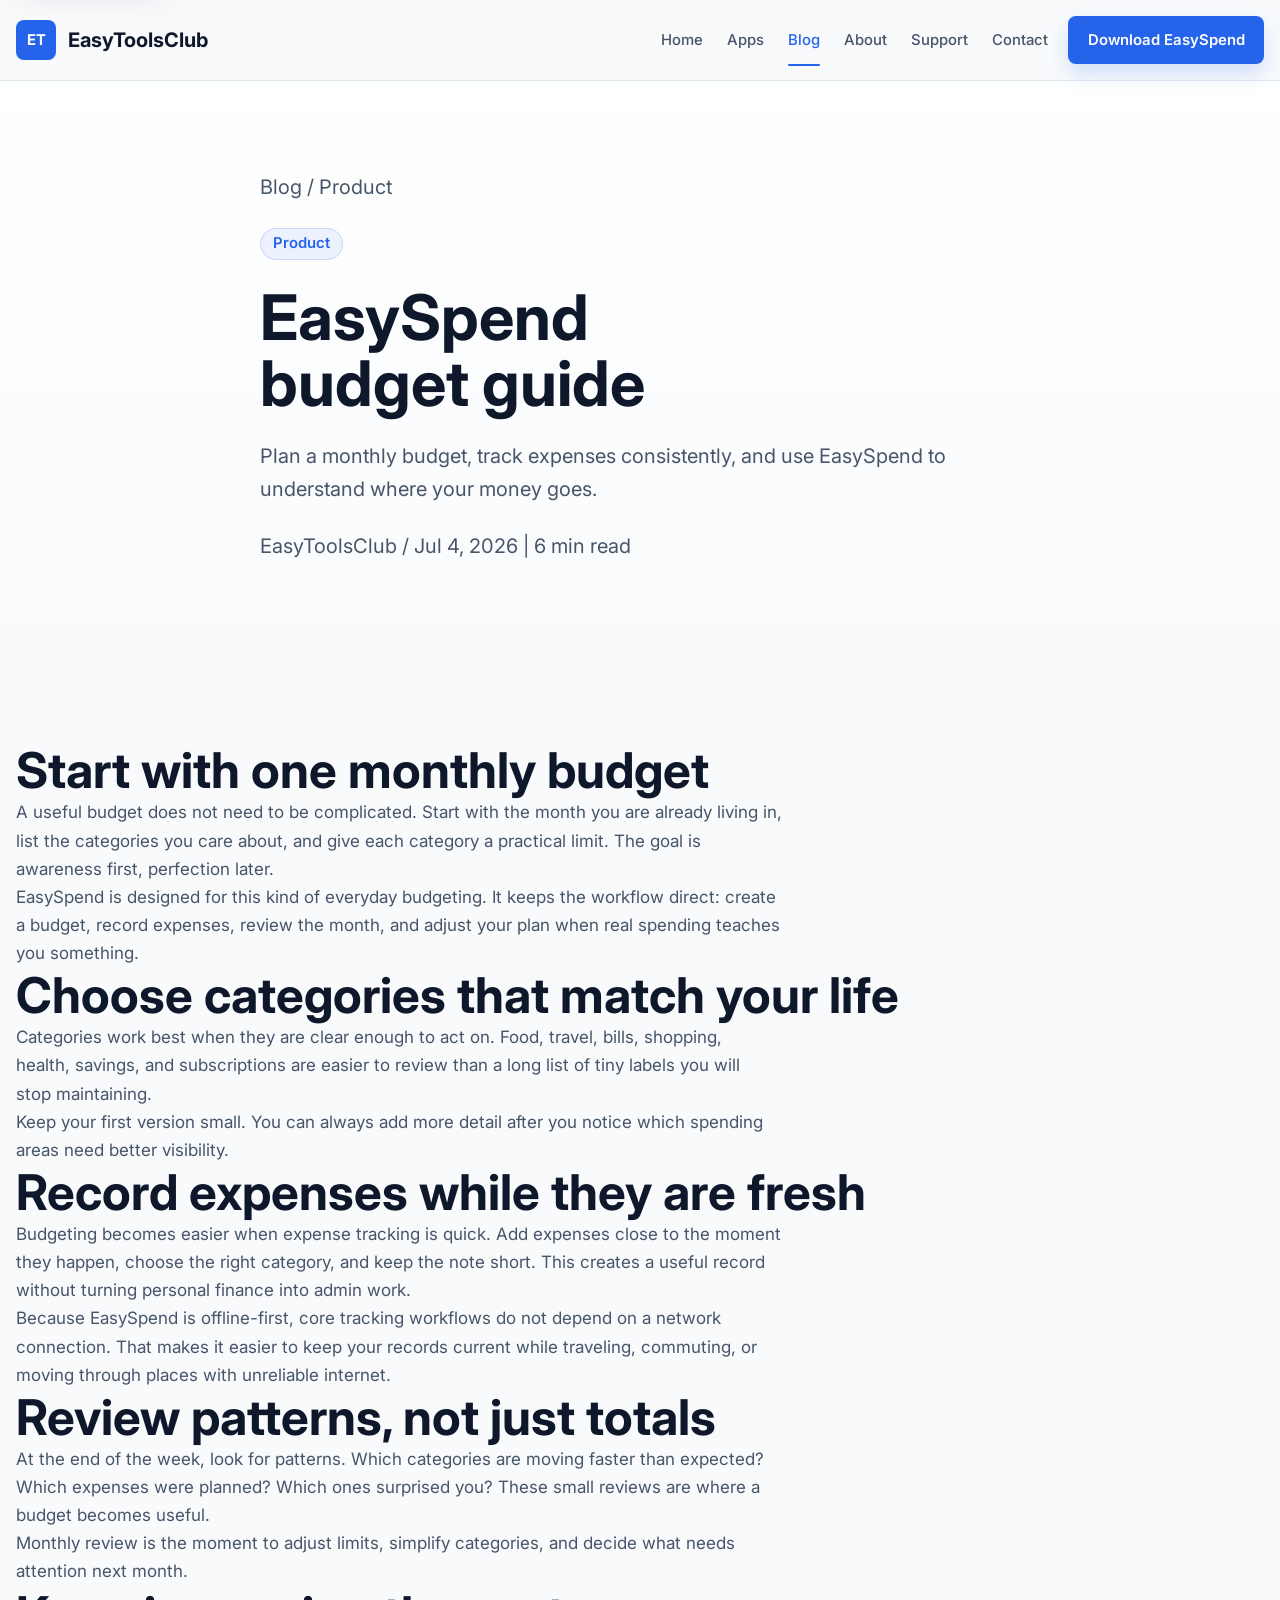
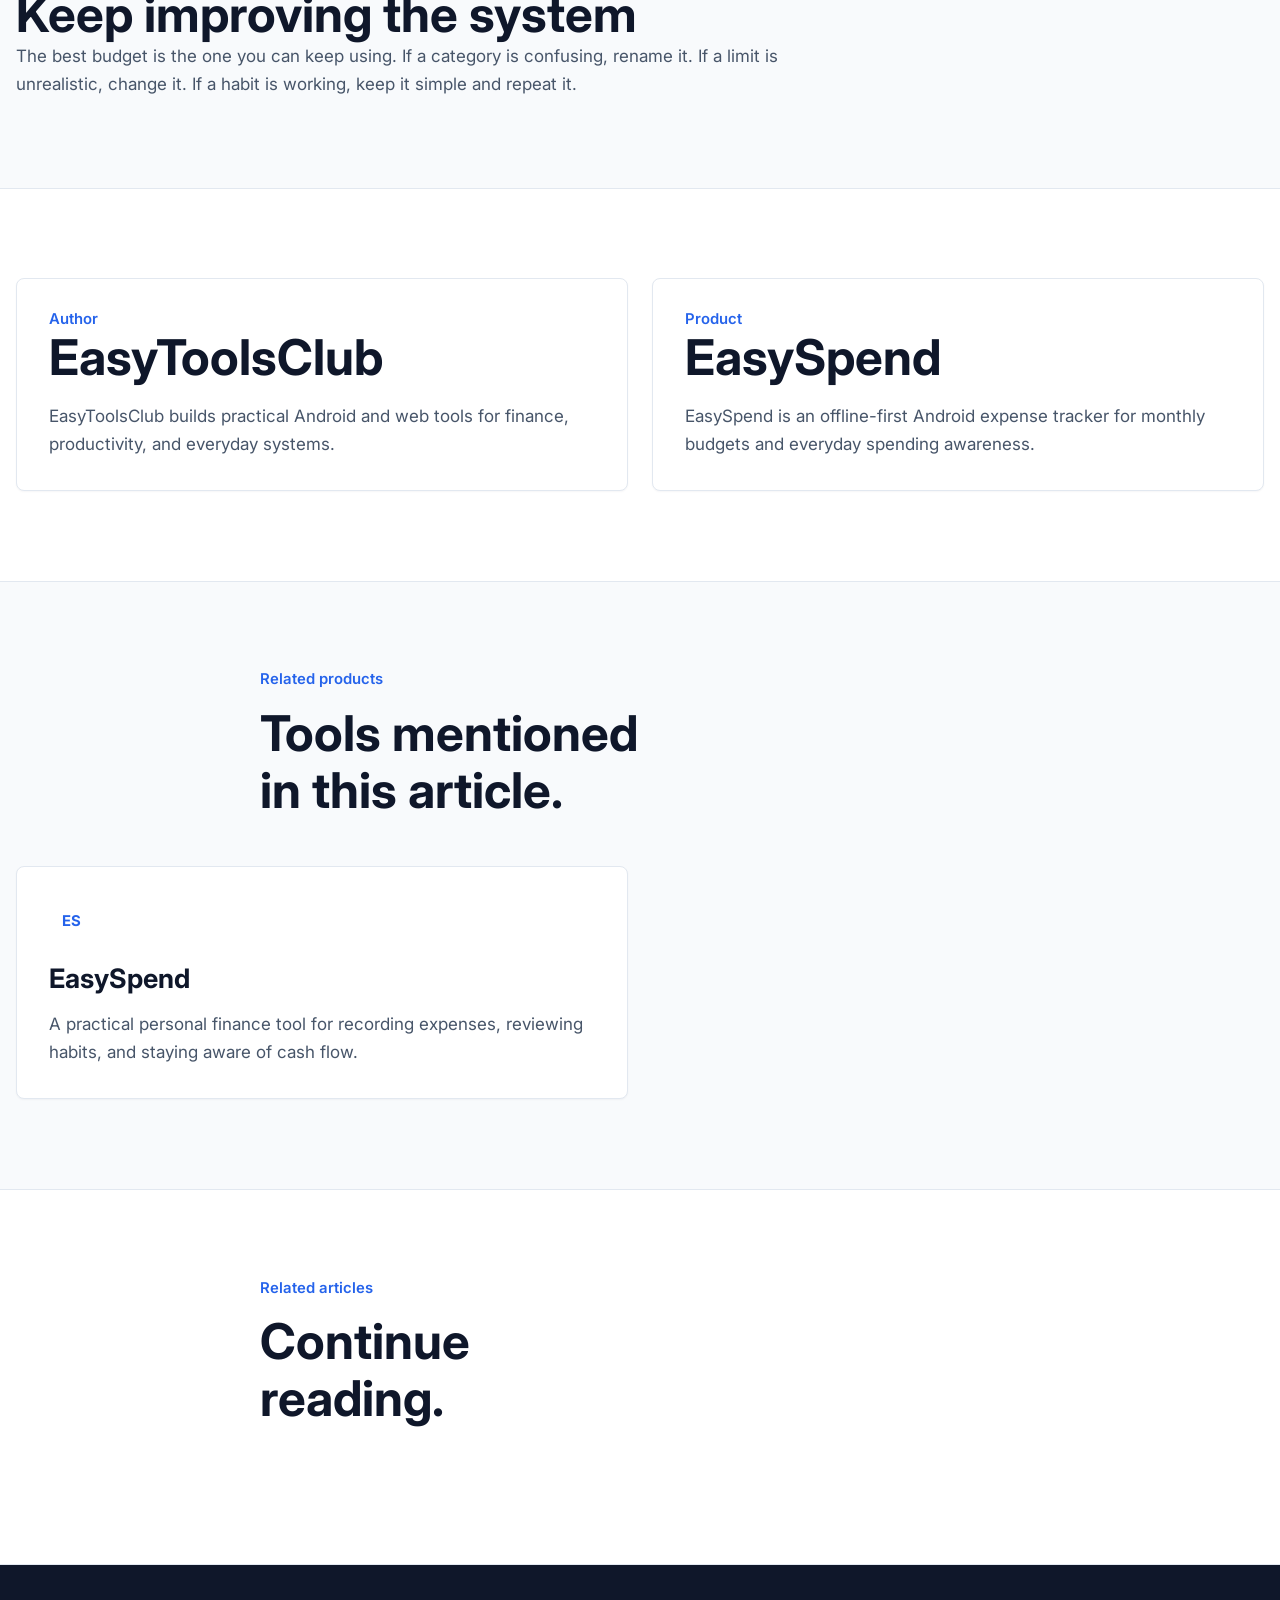
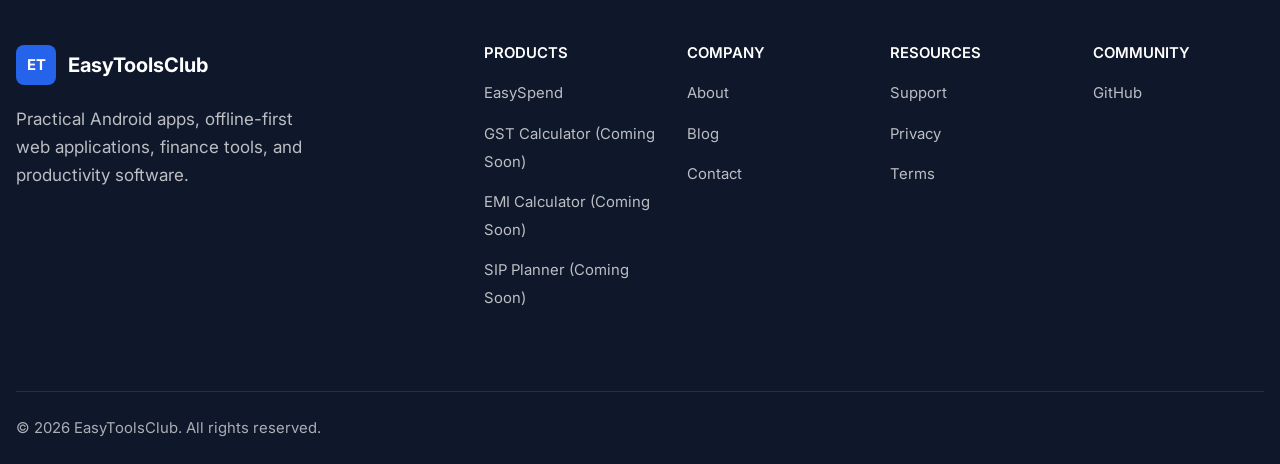
<file: blog/easyspend-budget-guide/index.html>
<!doctype html>
<html lang="en">
  <head>
    <meta charset="utf-8">
    <meta name="viewport" content="width=device-width, initial-scale=1">
    <title>EasySpend Budget Guide | EasyToolsClub</title>
    <meta name="description" content="Learn how to create a practical monthly budget with EasySpend, track everyday expenses, and review spending habits with an offline-first Android app.">
    <meta name="robots" content="index, follow">
    <meta name="theme-color" content="#2563EB">
    <meta name="application-name" content="EasyToolsClub">
    <link rel="canonical" href="https://easytoolsclub.in/blog/easyspend-budget-guide/">
    <meta property="og:title" content="EasySpend Budget Guide | EasyToolsClub">
    <meta property="og:description" content="Learn how to create a practical monthly budget with EasySpend, track everyday expenses, and review spending habits with an offline-first Android app.">
    <meta property="og:type" content="article">
    <meta property="og:url" content="https://easytoolsclub.in/blog/easyspend-budget-guide/">
    <meta property="og:site_name" content="EasyToolsClub">
    <meta property="og:image" content="https://easytoolsclub.in/assets/images/logo/logo.svg">
    <meta name="twitter:card" content="summary">
    <meta name="twitter:title" content="EasySpend Budget Guide | EasyToolsClub">
    <meta name="twitter:description" content="Learn how to create a practical monthly budget with EasySpend, track everyday expenses, and review spending habits with an offline-first Android app.">
    <meta name="twitter:image" content="https://easytoolsclub.in/assets/images/logo/logo.svg">
    <link rel="manifest" href="/manifest.json">
    <link rel="icon" href="/assets/images/favicon/favicon.svg" type="image/svg+xml">
    <link rel="apple-touch-icon" href="/assets/images/favicon/favicon.svg">
    <link rel="stylesheet" href="/assets/css/app.css">
    <script type="application/ld+json">
      {
        "@context": "https://schema.org",
        "@type": "BlogPosting",
        "headline": "EasySpend budget guide",
        "description": "Learn how to create a practical monthly budget with EasySpend, track everyday expenses, and review spending habits with an offline-first Android app.",
        "url": "https://easytoolsclub.in/blog/easyspend-budget-guide/",
        "datePublished": "2026-07-04",
        "author": {
          "@type": "Organization",
          "name": "EasyToolsClub"
        },
        "publisher": {
          "@type": "Organization",
          "name": "EasyToolsClub",
          "url": "https://easytoolsclub.in/"
        }
      }
    </script>
    <script type="module" src="/assets/js/main.js"></script>
  </head>
  <body data-page="blog">
    <a class="skip-link" href="#main">Skip to content</a>
    <div data-component="navbar"></div>
    <main id="main" class="page legal" data-article-slug="easyspend-budget-guide">
      <section class="section page-hero">
        <div class="container">
          <p><a href="/blog/">Blog</a> / <span data-article-category>Product</span></p>
          <span class="badge" data-article-category>Product</span>
          <h1 data-article-title>EasySpend budget guide</h1>
          <p>Plan a monthly budget, track expenses consistently, and use EasySpend to understand where your money goes.</p>
          <p class="text-muted"><span data-article-author>EasyToolsClub</span> / <span data-article-meta>4 Jul 2026 | 6 min read</span></p>
        </div>
      </section>

      <article class="section">
        <div class="container narrow">
          <h2>Start with one monthly budget</h2>
          <p>A useful budget does not need to be complicated. Start with the month you are already living in, list the categories you care about, and give each category a practical limit. The goal is awareness first, perfection later.</p>
          <p>EasySpend is designed for this kind of everyday budgeting. It keeps the workflow direct: create a budget, record expenses, review the month, and adjust your plan when real spending teaches you something.</p>

          <h2>Choose categories that match your life</h2>
          <p>Categories work best when they are clear enough to act on. Food, travel, bills, shopping, health, savings, and subscriptions are easier to review than a long list of tiny labels you will stop maintaining.</p>
          <p>Keep your first version small. You can always add more detail after you notice which spending areas need better visibility.</p>

          <h2>Record expenses while they are fresh</h2>
          <p>Budgeting becomes easier when expense tracking is quick. Add expenses close to the moment they happen, choose the right category, and keep the note short. This creates a useful record without turning personal finance into admin work.</p>
          <p>Because EasySpend is offline-first, core tracking workflows do not depend on a network connection. That makes it easier to keep your records current while traveling, commuting, or moving through places with unreliable internet.</p>

          <h2>Review patterns, not just totals</h2>
          <p>At the end of the week, look for patterns. Which categories are moving faster than expected? Which expenses were planned? Which ones surprised you? These small reviews are where a budget becomes useful.</p>
          <p>Monthly review is the moment to adjust limits, simplify categories, and decide what needs attention next month.</p>

          <h2>Keep improving the system</h2>
          <p>The best budget is the one you can keep using. If a category is confusing, rename it. If a limit is unrealistic, change it. If a habit is working, keep it simple and repeat it.</p>
        </div>
      </article>

      <section class="section surface-band">
        <div class="container card-grid two">
          <article class="card">
            <span class="eyebrow">Author</span>
            <h2 data-article-author>EasyToolsClub</h2>
            <p>EasyToolsClub builds practical Android and web tools for finance, productivity, and everyday systems.</p>
          </article>
          <article class="card">
            <span class="eyebrow">Product</span>
            <h2>EasySpend</h2>
            <p>EasySpend is an offline-first Android expense tracker for monthly budgets and everyday spending awareness.</p>
          </article>
        </div>
      </section>

      <section class="section">
        <div class="container section-heading">
          <span class="eyebrow">Related products</span>
          <h2>Tools mentioned in this article.</h2>
        </div>
        <div class="container card-grid two" data-article-related-products></div>
      </section>

      <section class="section surface-band">
        <div class="container section-heading">
          <span class="eyebrow">Related articles</span>
          <h2>Continue reading.</h2>
        </div>
        <div class="container card-grid two" data-article-related-articles></div>
      </section>
    </main>
    <div data-component="footer"></div>
  </body>
</html>
</file>
<file: assets/css/app.css>
@import url("https://fonts.googleapis.com/css2?family=Inter:wght@400;500;600;700&display=swap");

@import url("./base/reset.css");
@import url("./base/variables.css");
@import url("./base/typography.css");
@import url("./base/layout.css");
@import url("./base/utilities.css");

@import url("./components/navbar.css");
@import url("./components/hero.css");
@import url("./components/buttons.css");
@import url("./components/cards.css");
@import url("./components/footer.css");
@import url("./components/badges.css");
@import url("./components/timeline.css");
@import url("./components/faq.css");

@import url("./pages/home.css");
@import url("./pages/apps.css");
@import url("./pages/about.css");
@import url("./pages/support.css");
@import url("./pages/contact.css");
@import url("./pages/easyspend.css");
</file>
